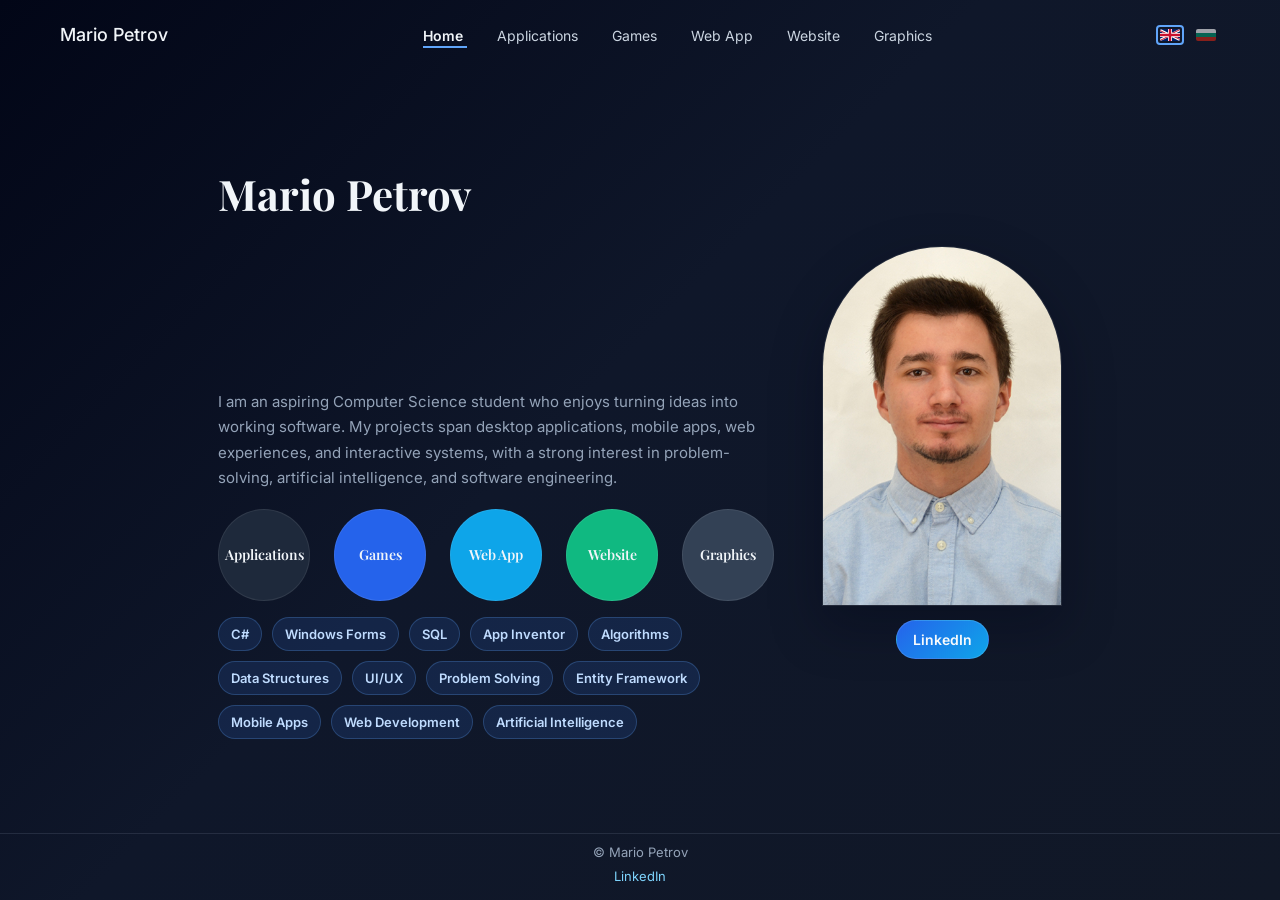
<file: index.html>
<!DOCTYPE html>
<html lang="en">

<head>
    <meta charset="UTF-8">
    <meta name="viewport" content="width=device-width, initial-scale=1.0">
    <title>Mario Petrov | Portfolio</title>

    <style>
        html:not(.lang-bg) [lang="bg"] {
            display: none !important;
        }
        html.lang-bg [lang="en"] {
            display: none !important;
        }
    </style>
    <script>
        (function() {
            try {
                const savedLang = localStorage.getItem("portfolio-lang") || "en";
                if (savedLang === "bg") {
                    document.documentElement.classList.add("lang-bg");
                    document.documentElement.setAttribute("lang", "bg");
                }
            } catch (e) {
                console.warn("Storage access restricted:", e);
            }
        })();
    </script>

    <!-- Fonts -->
    <link
        href="https://fonts.googleapis.com/css2?family=Playfair+Display:wght@500;600&family=Inter:wght@300;400;500&display=swap"
        rel="stylesheet">

    <link rel="stylesheet" href="styles.css?v=2">
</head>

<body class="home-page">

    <div id="site-nav"></div>

    <!-- HERO -->
    <section class="hero">

        <div class="hero-title">
            <h1 lang="en">Mario Petrov</h1>
            <h1 lang="bg">Марио Петров</h1>
        </div>

        <div class="hero-image">
            <img src="assets/images/mario_petrov.png" alt="Mario Petrov">
            <a class="profile-link" href="https://www.linkedin.com/in/mariothexplorer" target="_blank" rel="noopener noreferrer" lang="en">LinkedIn</a>
            <a class="profile-link" href="https://www.linkedin.com/in/mariothexplorer" target="_blank" rel="noopener noreferrer" lang="bg">LinkedIn</a>
        </div>

        <div class="hero-body">
            <p class="description" lang="en">
                I am an aspiring Computer Science student who enjoys turning ideas into working software. My projects span
                desktop applications, mobile apps, web experiences, and interactive systems, with a strong interest in
                problem-solving, artificial intelligence, and software engineering.
            </p>
            <p class="description" lang="bg">
                Аз съм бъдещ студент по компютърни науки, който обича да превръща идеи в работещ софтуер. Моите проекти обхващат настолни приложения, мобилни приложения, уеб интерфейси и интерактивни системи, с особено интерес към решаването на проблеми, изкуствения интелект и софтуерното инженерство.
            </p>

            <div class="circle-buttons">
                <a class="circle lavender" href="applications.html">
                    <span lang="en">Applications</span>
                    <span lang="bg">Приложения</span>
                </a>
                <a class="circle blue" href="games.html">
                    <span lang="en">Games</span>
                    <span lang="bg">Игри</span>
                </a>
                <a class="circle pink" href="webapp.html">
                    <span lang="en">Web App</span>
                    <span lang="bg">Уеб апликация</span>
                </a>
                <a class="circle green" href="websites.html">
                    <span lang="en">Website</span>
                    <span lang="bg">Сайт</span>
                </a>
                <a class="circle slate" href="graphics.html">
                    <span lang="en">Graphics</span>
                    <span lang="bg">Графика</span>
                </a>
            </div>

            <div class="skills-row" lang="en">
                <span>C#</span>
                <span>Windows Forms</span>
                <span>SQL</span>
                <span>App Inventor</span>
                <span>Algorithms</span>
                <span>Data Structures</span>
                <span>UI/UX</span>
                <span>Problem Solving</span>
                <span>Entity Framework</span>
                <span>Mobile Apps</span>
                <span>Web Development</span>
                <span>Artificial Intelligence</span>
            </div>
            <div class="skills-row" lang="bg">
                <span>C#</span>
                <span>Windows Forms</span>
                <span>SQL</span>
                <span>App Inventor</span>
                <span>Алгоритми</span>
                <span>Структури от данни</span>
                <span>UI/UX</span>
                <span>Решаване на проблеми</span>
                <span>Entity Framework</span>
                <span>Мобилни приложения</span>
                <span>Уеб разработка</span>
                <span>Изкуствен интелект</span>
            </div>
        </div>

    </section>

    <footer id="site-footer" class="footer"></footer>

    <script src="script.js?v=2"></script>

</body>

</html>
</file>
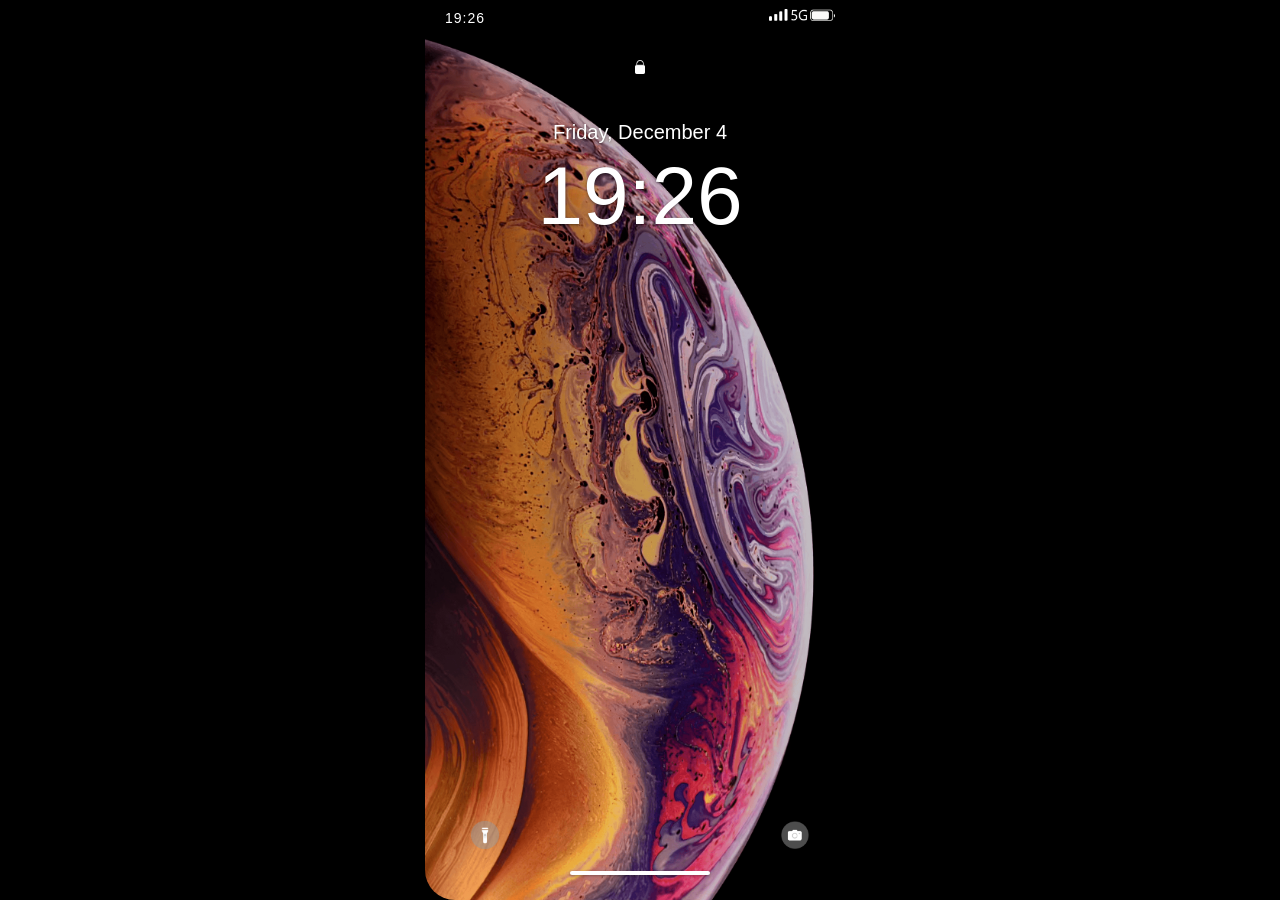
<file: mvr AI/index.html>
<!DOCTYPE html>
<html lang="en">
<head>
    <meta charset="UTF-8">
    <meta name="viewport" content="width=device-width, initial-scale=1.0">
    <title>iPhone Simulator</title>
    <link rel="stylesheet" href="styles.css">
</head>
<body>
    <!-- Pre-Lock Screen -->
    <div class="pre-lock-screen active">
        <div class="status-bar">
            <span class="time">12:34</span>
            <div class="status-icons">
                <img src="icons/Upper Right/menu_white.png" alt="Status Icons" class="status-icon-image">
            </div>
        </div>
        
        <img src="wallpaper.png" alt="Lock Screen Wallpaper" class="wallpaper">
        
        <div class="lock-indicator">
            <img src="icons/Lock screen/locket.png" alt="Lock" class="lock-icon">
            <div class="date">Tuesday, June 25</div>
            <div class="time">12:34</div>
        </div>
        
        <div class="bottom-controls">
            <div class="flashlight-btn">
                <img src="icons/Lock screen/flashlight-off.png" alt="Flashlight" class="control-icon">
            </div>
            <div class="unlock-indicator">
                <div class="unlock-line"></div>
            </div>
            <div class="camera-btn">
                <img src="icons/Lock screen/camera-light.png" alt="Camera" class="control-icon">
            </div>
        </div>
    </div>

    <!-- Passcode Screen -->
    <div class="lock-screen">
        <div class="status-bar">
            <span class="time">12:34</span>
            <div class="status-icons">
                <img src="icons/Upper Right/menu_white.png" alt="Status Icons" class="status-icon-image">
            </div>
        </div>
        
        <div class="passcode-background"></div>
        
        <div class="lock-indicator">
            <img src="icons/Lock screen/locket.png" alt="Lock" class="lock-icon">
            <div class="unlock-text">Enter Passcode</div>
        </div>
        
        <div class="passcode-container">
            <div class="passcode-error hidden">Incorrect Passcode. Try Again.</div>
            <div class="passcode-dots">
                <div class="dot"></div>
                <div class="dot"></div>
                <div class="dot"></div>
                <div class="dot"></div>
                <div class="dot"></div>
                <div class="dot"></div>
            </div>
            
            <div class="keypad">
                <div class="row">
                    <button class="key" data-value="1">1<div></div></button>
                    <button class="key" data-value="2">2<div>ABC</div></button>
                    <button class="key" data-value="3">3<div>DEF</div></button>
                </div>
                <div class="row">
                    <button class="key" data-value="4">4<div>GHI</div></button>
                    <button class="key" data-value="5">5<div>JKL</div></button>
                    <button class="key" data-value="6">6<div>MNO</div></button>
                </div>
                <div class="row">
                    <button class="key" data-value="7">7<div>PQRS</div></button>
                    <button class="key" data-value="8">8<div>TUV</div></button>
                    <button class="key" data-value="9">9<div>WXYZ</div></button>
                </div>
                <div class="row">
                    <button class="key empty"></button>
                    <button class="key" data-value="0">0</button>
                    <button class="key delete">⌫</button>
                </div>
            </div>
            
            <div class="emergency-call">Emergency</div>
        </div>
    </div>

    <!-- iPhone Container -->
    <div class="iphone-container">
        <div class="iphone-frame">
            <div class="screen">
                <img src="wallpaper.png" alt="Home Screen Wallpaper" class="home-screen-wallpaper">
                
                <div class="screen-content">
                    <!-- Home Screen -->
                    <div class="view home-screen active">
                        <div class="status-bar">
                            <span class="time">--:--</span>
                            <div class="status-icons">
                                <img src="icons/Upper Right/menu_white.png" alt="Status Icons" class="status-icon-image">
                            </div>
                        </div>
                        
                        <div class="app-grid">
                            <!-- Apps will be added here by JavaScript -->
                        </div>
                        
                        <div class="dock">
                            <!-- Dock apps will be added here by JavaScript -->
                        </div>
                    </div>

                    <!-- Phone App -->
                    <div class="view phone-app">
                        <div class="status-bar">
                            <span class="time">--:--</span>
                            <div class="status-icons">
                                <img src="icons/Upper Right/menu_white.png" alt="Status Icons" class="status-icon-image">
                            </div>
                        </div>
                        
                        <div class="app-header">
                            <button class="back-button">←</button>
                            <h1 class="phone-title">Recents</h1>
                        </div>
                        
                        <div class="phone-search">
                            <div class="search-container">
                                <img src="phone/magnifying-glass.png" alt="Search" class="search-icon">
                                <span class="search-text">Search</span>
                                <img src="phone/dictation.png" alt="Dictation" class="dictation-icon">
                            </div>
                        </div>
                        
                        <div class="phone-content">
                            <div class="phone-tab recents-tab active">
                                <div class="call-list">
                                    <!-- Call list will be populated by JavaScript -->
                                </div>
                            </div>
                            
                            <div class="phone-tab contacts-tab">
                                <div class="contacts-list">
                                    <div class="contact-item">
                                        <div class="contact-avatar" style="background-color: #FF6B6B;">
                                            <span>AB</span>
                                        </div>
                                        <div class="contact-info">
                                            <div class="contact-name">Alice Brown</div>
                                            <div class="contact-number">mobile</div>
                                        </div>
                                    </div>
                                    <div class="contact-item">
                                        <div class="contact-avatar" style="background-color: #4ECDC4;">
                                            <span>BJ</span>
                                        </div>
                                        <div class="contact-info">
                                            <div class="contact-name">Bob Johnson</div>
                                            <div class="contact-number">mobile</div>
                                        </div>
                                    </div>
                                    <div class="contact-item">
                                        <div class="contact-avatar" style="background-color: #45B7D1;">
                                            <span>CD</span>
                                        </div>
                                        <div class="contact-info">
                                            <div class="contact-name">Carol Davis</div>
                                            <div class="contact-number">home</div>
                                        </div>
                                    </div>
                                    <div class="contact-item">
                                        <div class="contact-avatar" style="background-color: #F7DC6F;">
                                            <span>DW</span>
                                        </div>
                                        <div class="contact-info">
                                            <div class="contact-name">David Wilson</div>
                                            <div class="contact-number">work</div>
                                        </div>
                                    </div>
                                    <div class="contact-item">
                                        <div class="contact-avatar" style="background-color: #BB8FCE;">
                                            <span>EG</span>
                                        </div>
                                        <div class="contact-info">
                                            <div class="contact-name">Emily Garcia</div>
                                            <div class="contact-number">mobile</div>
                                        </div>
                                    </div>
                                </div>
                            </div>
                            
                            <div class="phone-tab keypad-tab">
                                <div class="phone-keypad">
                                    <div class="number-display">
                                        <span class="phone-number"></span>
                                    </div>
                                    <div class="keypad">
                                        <div class="keypad-row">
                                            <button class="key" data-value="1">1<span></span></button>
                                            <button class="key" data-value="2">2<span>ABC</span></button>
                                            <button class="key" data-value="3">3<span>DEF</span></button>
                                        </div>
                                        <div class="keypad-row">
                                            <button class="key" data-value="4">4<span>GHI</span></button>
                                            <button class="key" data-value="5">5<span>JKL</span></button>
                                            <button class="key" data-value="6">6<span>MNO</span></button>
                                        </div>
                                        <div class="keypad-row">
                                            <button class="key" data-value="7">7<span>PQRS</span></button>
                                            <button class="key" data-value="8">8<span>TUV</span></button>
                                            <button class="key" data-value="9">9<span>WXYZ</span></button>
                                        </div>
                                        <div class="keypad-row">
                                            <button class="key" data-value="*">*<span></span></button>
                                            <button class="key" data-value="0">0<span>+</span></button>
                                            <button class="key" data-value="#">#<span></span></button>
                                        </div>
                                    </div>
                                    <button class="call-button">📞</button>
                                </div>
                            </div>
                        </div>
                        
                        <div class="phone-tabs-container">
                            <button class="phone-tab-button active" data-tab="recents">
                                <img src="phone/recents-blue.png" alt="Recents" class="tab-icon">
                                <span>Recents</span>
                            </button>
                            <button class="phone-tab-button" data-tab="contacts">
                                <img src="phone/contacts-gray.png" alt="Contacts" class="tab-icon">
                                <span>Contacts</span>
                            </button>
                            <button class="phone-tab-button" data-tab="keypad">
                                <img src="phone/keypad-gray.png" alt="Keypad" class="tab-icon">
                                <span>Keypad</span>
                            </button>
                        </div>
                    </div>

                    <!-- Messages App -->
                    <div class="view messages-app">
                        <div class="status-bar">
                            <span class="time">--:--</span>
                            <div class="status-icons">
                                <img src="icons/Upper Right/menu_white.png" alt="Status Icons" class="status-icon-image">
                            </div>
                        </div>
                        
                        <div class="app-header">
                            <button class="back-button">←</button>
                            <h1 class="app-title">Messages</h1>
                        </div>
                        
                        <div class="messages-content">
                            <div class="messages-list active">
                                <div class="message-thread">
                                    <div class="thread-avatar" style="background-color: #007AFF;">
                                        <span>J</span>
                                    </div>
                                    <div class="thread-info">
                                        <div class="thread-name">John</div>
                                        <div class="thread-preview">Hey, are we still on for dinner tonight?</div>
                                    </div>
                                    <div class="thread-time">2:34 PM</div>
                                </div>
                                
                                <div class="message-thread">
                                    <div class="thread-avatar" style="background-color: #34C759;">
                                        <span>M</span>
                                    </div>
                                    <div class="thread-info">
                                        <div class="thread-name">Mom</div>
                                        <div class="thread-preview">Don't forget to call grandma today</div>
                                    </div>
                                    <div class="thread-time">1:15 PM</div>
                                </div>
                                
                                <div class="message-thread">
                                    <div class="thread-avatar" style="background-color: #FF3B30;">
                                        <span>S</span>
                                    </div>
                                    <div class="thread-info">
                                        <div class="thread-name">Sarah</div>
                                        <div class="thread-preview">Thanks for the help with the project!</div>
                                    </div>
                                    <div class="thread-time">12:45 PM</div>
                                </div>
                                
                                <div class="message-thread">
                                    <div class="thread-avatar" style="background-color: #FF9500;">
                                        <span>D</span>
                                    </div>
                                    <div class="thread-info">
                                        <div class="thread-name">David</div>
                                        <div class="thread-preview">Let's meet at the coffee shop</div>
                                    </div>
                                    <div class="thread-time">11:30 AM</div>
                                </div>
                            </div>
                            
                            <div class="chat-view">
                                <div class="chat-header">
                                    <button class="chat-back-button">←</button>
                                    <div class="chat-contact-info">
                                        <div class="chat-contact-name">John</div>
                                    </div>
                                </div>
                                
                                <div class="chat-messages">
                                    <div class="message received">
                                        <div class="message-bubble">Hey, are we still on for dinner tonight?</div>
                                        <div class="message-time">2:30 PM</div>
                                    </div>
                                    <div class="message sent">
                                        <div class="message-bubble">Yes! I'll pick you up at 7</div>
                                        <div class="message-time">2:32 PM</div>
                                    </div>
                                    <div class="message received">
                                        <div class="message-bubble">Perfect, see you then!</div>
                                        <div class="message-time">2:34 PM</div>
                                    </div>
                                </div>
                                
                                <div class="message-input">
                                    <input type="text" placeholder="iMessage" class="message-text-input">
                                    <button class="send-button">↑</button>
                                </div>
                            </div>
                        </div>
                    </div>

                    <!-- Messenger App -->
                    <div class="view messenger-app">
                        <div class="status-bar">
                            <span class="time">--:--</span>
                            <div class="status-icons">
                                <img src="icons/Upper Right/menu_white.png" alt="Status Icons" class="status-icon-image">
                            </div>
                        </div>
                        
                        <div class="messenger-header">
                            <button class="back-button">←</button>
                            <h1 class="messenger-title">Messenger</h1>
                        </div>
                        
                        <div class="messenger-search">
                            <div class="search-container">
                                <img src="phone/magnifying-glass.png" alt="Search" class="search-icon">
                                <span class="search-text">Ask Meta AI or search</span>
                            </div>
                        </div>
                        
                        <div class="active-friends">
                            <div class="active-friend">
                                <div class="friend-avatar" style="background-color: #FF6B6B;">
                                    <span>A</span>
                                </div>
                                <div class="online-indicator"></div>
                            </div>
                            <div class="active-friend">
                                <div class="friend-avatar" style="background-color: #4ECDC4;">
                                    <span>B</span>
                                </div>
                                <div class="online-indicator"></div>
                            </div>
                            <div class="active-friend">
                                <div class="friend-avatar" style="background-color: #45B7D1;">
                                    <span>C</span>
                                </div>
                                <div class="online-indicator"></div>
                            </div>
                            <div class="active-friend">
                                <div class="friend-avatar" style="background-color: #F7DC6F;">
                                    <span>D</span>
                                </div>
                                <div class="online-indicator"></div>
                            </div>
                        </div>
                        
                        <div class="messenger-chats">
                            <div class="messenger-chat">
                                <div class="chat-avatar" style="background-color: #007AFF;">
                                    <span>J</span>
                                </div>
                                <div class="chat-info">
                                    <div class="chat-name">Jessica</div>
                                    <div class="chat-preview">You: Hey! How's your day going?</div>
                                </div>
                                <div class="chat-time">3:45 PM</div>
                            </div>
                            
                            <div class="messenger-chat">
                                <div class="chat-avatar" style="background-color: #34C759;">
                                    <span>M</span>
                                </div>
                                <div class="chat-info">
                                    <div class="chat-name">Michael</div>
                                    <div class="chat-preview">Can we meet tomorrow?</div>
                                </div>
                                <div class="chat-time">2:20 PM</div>
                            </div>
                            
                            <div class="messenger-chat">
                                <div class="chat-avatar" style="background-color: #FF3B30;">
                                    <span>L</span>
                                </div>
                                <div class="chat-info">
                                    <div class="chat-name">Lisa</div>
                                    <div class="chat-preview">Thanks for the help!</div>
                                </div>
                                <div class="chat-time">1:15 PM</div>
                            </div>
                        </div>
                    </div>

                    <!-- Instagram App -->
                    <div class="view instagram-app">
                        <div class="status-bar">
                            <span class="time">--:--</span>
                            <div class="status-icons">
                                <img src="icons/Upper Right/menu_white.png" alt="Status Icons" class="status-icon-image">
                            </div>
                        </div>
                        
                        <div class="instagram-content">
                            <div class="instagram-feed active">
                                <div class="instagram-header">
                                    <button class="back-button">←</button>
                                    <h1 class="instagram-title">Instagram</h1>
                                    <div class="instagram-actions">
                                        <span class="heart-icon">♡</span>
                                        <span class="messenger-icon">✉</span>
                                    </div>
                                </div>
                                
                                <div class="stories-container">
                                    <div class="story">
                                        <div class="story-avatar" style="background: linear-gradient(45deg, #f09433, #e6683c, #dc2743, #cc2366, #bc1888);">
                                            <div class="story-image" style="background-color: #FF6B6B;">
                                                <span>A</span>
                                            </div>
                                        </div>
                                        <span class="story-name">Alex</span>
                                    </div>
                                    <div class="story">
                                        <div class="story-avatar" style="background: linear-gradient(45deg, #f09433, #e6683c, #dc2743, #cc2366, #bc1888);">
                                            <div class="story-image" style="background-color: #4ECDC4;">
                                                <span>B</span>
                                            </div>
                                        </div>
                                        <span class="story-name">Bella</span>
                                    </div>
                                    <div class="story">
                                        <div class="story-avatar" style="background: linear-gradient(45deg, #f09433, #e6683c, #dc2743, #cc2366, #bc1888);">
                                            <div class="story-image" style="background-color: #45B7D1;">
                                                <span>C</span>
                                            </div>
                                        </div>
                                        <span class="story-name">Chris</span>
                                    </div>
                                </div>
                                
                                <div class="posts-container">
                                    <div class="post">
                                        <div class="post-header">
                                            <div class="post-avatar" style="background-color: #FF6B6B;">
                                                <span>A</span>
                                            </div>
                                            <div class="post-user">alexsmith</div>
                                        </div>
                                        <div class="post-image" style="background: linear-gradient(135deg, #667eea 0%, #764ba2 100%); height: 200px; display: flex; align-items: center; justify-content: center; color: white; font-size: 18px;">
                                            Beautiful sunset today! 🌅
                                        </div>
                                        <div class="post-actions">
                                            <span class="action-icon">♡</span>
                                            <span class="action-icon">💬</span>
                                            <span class="action-icon">✈</span>
                                        </div>
                                        <div class="post-likes">124 likes</div>
                                        <div class="post-caption">
                                            <strong>alexsmith</strong> Amazing view from my hike today!
                                        </div>
                                    </div>
                                    
                                    <div class="post">
                                        <div class="post-header">
                                            <div class="post-avatar" style="background-color: #4ECDC4;">
                                                <span>B</span>
                                            </div>
                                            <div class="post-user">bella_jones</div>
                                        </div>
                                        <div class="post-image" style="background: linear-gradient(135deg, #f093fb 0%, #f5576c 100%); height: 200px; display: flex; align-items: center; justify-content: center; color: white; font-size: 18px;">
                                            Coffee time ☕
                                        </div>
                                        <div class="post-actions">
                                            <span class="action-icon">♡</span>
                                            <span class="action-icon">💬</span>
                                            <span class="action-icon">✈</span>
                                        </div>
                                        <div class="post-likes">89 likes</div>
                                        <div class="post-caption">
                                            <strong>bella_jones</strong> Perfect start to the morning
                                        </div>
                                    </div>
                                    
                                    <div class="post">
                                        <div class="post-header">
                                            <div class="post-avatar" style="background-color: #45B7D1;">
                                                <span>C</span>
                                            </div>
                                            <div class="post-user">chris_photo</div>
                                        </div>
                                        <div class="post-image" style="background: linear-gradient(135deg, #4facfe 0%, #00f2fe 100%); height: 200px; display: flex; align-items: center; justify-content: center; color: white; font-size: 18px;">
                                            City lights 🌃
                                        </div>
                                        <div class="post-actions">
                                            <span class="action-icon">♡</span>
                                            <span class="action-icon">💬</span>
                                            <span class="action-icon">✈</span>
                                        </div>
                                        <div class="post-likes">256 likes</div>
                                        <div class="post-caption">
                                            <strong>chris_photo</strong> Night photography session
                                        </div>
                                    </div>
                                </div>
                            </div>
                            
                            <div class="instagram-messages">
                                <div class="instagram-messages-header">
                                    <button class="messages-back-button">←</button>
                                    <h1 class="messages-title">Direct</h1>
                                    <span class="new-message-icon">✎</span>
                                </div>
                                
                                <div class="instagram-messages-list">
                                    <div class="instagram-message">
                                        <div class="message-avatar" style="background-color: #FF6B6B;">
                                            <span>A</span>
                                        </div>
                                        <div class="message-info">
                                            <div class="message-name">alexsmith</div>
                                            <div class="message-preview">Liked your photo</div>
                                        </div>
                                        <div class="message-time">2h</div>
                                    </div>
                                    
                                    <div class="instagram-message">
                                        <div class="message-avatar" style="background-color: #4ECDC4;">
                                            <span>B</span>
                                        </div>
                                        <div class="message-info">
                                            <div class="message-name">bella_jones</div>
                                            <div class="message-preview">Hey! Love your stories</div>
                                        </div>
                                        <div class="message-time">4h</div>
                                    </div>
                                    
                                    <div class="instagram-message">
                                        <div class="message-avatar" style="background-color: #45B7D1;">
                                            <span>C</span>
                                        </div>
                                        <div class="message-info">
                                            <div class="message-name">chris_photo</div>
                                            <div class="message-preview">Thanks for the follow!</div>
                                        </div>
                                        <div class="message-time">1d</div>
                                    </div>
                                </div>
                            </div>
                        </div>
                    </div>

                    <!-- Photos App -->
                    <div class="view photos-app">
                        <div class="status-bar">
                            <span class="time">--:--</span>
                            <div class="status-icons">
                                <img src="icons/Upper Right/menu_white.png" alt="Status Icons" class="status-icon-image">
                            </div>
                        </div>
                        
                        <div class="app-header">
                            <button class="back-button">←</button>
                            <h1 class="app-title">Photos</h1>
                        </div>
                        
                        <div class="photos-grid">
                            <div class="photo-square" style="background-color: #FF6B6B;"></div>
                            <div class="photo-square" style="background-color: #4ECDC4;"></div>
                            <div class="photo-square" style="background-color: #45B7D1;"></div>
                            <div class="photo-square" style="background-color: #F7DC6F;"></div>
                            <div class="photo-square" style="background-color: #BB8FCE;"></div>
                            <div class="photo-square" style="background-color: #85C1E9;"></div>
                            <div class="photo-square" style="background-color: #F8C471;"></div>
                            <div class="photo-square" style="background-color: #82E0AA;"></div>
                            <div class="photo-square" style="background-color: #F1948A;"></div>
                            <div class="photo-square" style="background-color: #D7BDE2;"></div>
                            <div class="photo-square" style="background-color: #A9DFBF;"></div>
                            <div class="photo-square" style="background-color: #F9E79F;"></div>
                            <div class="photo-square" style="background-color: #AED6F1;"></div>
                            <div class="photo-square" style="background-color: #FADBD8;"></div>
                            <div class="photo-square" style="background-color: #E8DAEF;"></div>
                            <div class="photo-square" style="background-color: #D5F4E6;"></div>
                            <div class="photo-square" style="background-color: #FCF3CF;"></div>
                            <div class="photo-square" style="background-color: #EBDEF0;"></div>
                        </div>
                    </div>

                    <!-- Google App -->
                    <div class="view google-app">
                        <div class="status-bar">
                            <span class="time">--:--</span>
                            <div class="status-icons">
                                <img src="icons/Upper Right/menu_white.png" alt="Status Icons" class="status-icon-image">
                            </div>
                        </div>
                        
                        <div class="app-header">
                            <button class="back-button">←</button>
                            <h1 class="app-title">Google</h1>
                        </div>
                        
                        <div class="google-content">
                            <div class="google-logo">Google</div>
                            
                            <div class="search-history">
                                <h3>Recent searches</h3>
                                <div class="search-item">
                                    <span class="search-icon">🔍</span>
                                    <span class="search-text">iPhone 16 Pro Max specs</span>
                                </div>
                                <div class="search-item">
                                    <span class="search-icon">🔍</span>
                                    <span class="search-text">best restaurants near me</span>
                                </div>
                                <div class="search-item">
                                    <span class="search-icon">🔍</span>
                                    <span class="search-text">weather forecast</span>
                                </div>
                                <div class="search-item">
                                    <span class="search-icon">🔍</span>
                                    <span class="search-text">React Native tutorial</span>
                                </div>
                                <div class="search-item">
                                    <span class="search-icon">🔍</span>
                                    <span class="search-text">coffee shops downtown</span>
                                </div>
                                <div class="search-item">
                                    <span class="search-icon">🔍</span>
                                    <span class="search-text">flight status</span>
                                </div>
                                <div class="search-item">
                                    <span class="search-icon">🔍</span>
                                    <span class="search-text">online shopping deals</span>
                                </div>
                            </div>
                        </div>
                    </div>

                    <!-- Enhanced Notes App -->
                    <div class="view notes-app">
                        <div class="status-bar">
                            <span class="time">--:--</span>
                            <div class="status-icons">
                                <img src="icons/Upper Right/menu_white.png" alt="Status Icons" class="status-icon-image">
                            </div>
                        </div>
                        
                        <div class="notes-content">
                            <div class="notes-list active">
                                <div class="app-header">
                                    <button class="back-button">←</button>
                                    <h1 class="app-title">Notes</h1>
                                    <button class="new-note">+</button>
                                </div>
                                
                                <div class="notes-tabs">
                                    <button class="notes-tab active" data-period="7days">Previous 7 Days</button>
                                    <button class="notes-tab" data-period="30days">Previous 30 Days</button>
                                    <button class="notes-tab" data-period="older">1 Month Ago</button>
                                </div>
                                
                                <div class="notes-container">
                                    <div class="notes-period active" data-period="7days">
                                        <div class="note-item">
                                            <div class="note-title">Shopping List</div>
                                            <div class="note-preview">Milk, Bread, Eggs, Apples, Chicken...</div>
                                            <div class="note-date">Today 3:45 PM</div>
                                        </div>
                                        <div class="note-item">
                                            <div class="note-title">Meeting Notes</div>
                                            <div class="note-preview">Discussed project timeline and deliverables...</div>
                                            <div class="note-date">Yesterday 2:30 PM</div>
                                        </div>
                                        <div class="note-item">
                                            <div class="note-title">Weekend Plans</div>
                                            <div class="note-preview">Visit the art museum and grab lunch...</div>
                                            <div class="note-date">3 days ago</div>
                                        </div>
                                    </div>
                                    
                                    <div class="notes-period" data-period="30days">
                                        <div class="note-item">
                                            <div class="note-title">Book Recommendations</div>
                                            <div class="note-preview">The Great Gatsby, To Kill a Mockingbird...</div>
                                            <div class="note-date">2 weeks ago</div>
                                        </div>
                                        <div class="note-item">
                                            <div class="note-title">Recipe Ideas</div>
                                            <div class="note-preview">Pasta carbonara, Thai green curry...</div>
                                            <div class="note-date">3 weeks ago</div>
                                        </div>
                                    </div>
                                    
                                    <div class="notes-period" data-period="older">
                                        <div class="note-item">
                                            <div class="note-title">Travel Plans</div>
                                            <div class="note-preview">Europe trip itinerary for summer...</div>
                                            <div class="note-date">2 months ago</div>
                                        </div>
                                        <div class="note-item">
                                            <div class="note-title">Goals for the Year</div>
                                            <div class="note-preview">Learn Spanish, read 24 books...</div>
                                            <div class="note-date">3 months ago</div>
                                        </div>
                                    </div>
                                </div>
                                
                                <div class="notes-count">8 Notes</div>
                            </div>
                            
                            <div class="note-editor">
                                <div class="editor-header">
                                    <button class="editor-back-button">← Notes</button>
                                    <button class="editor-done">Done</button>
                                </div>
                                <textarea placeholder="Start writing..." class="note-textarea"></textarea>
                            </div>
                        </div>
                    </div>

                    <!-- ChatGPT App (keep existing) -->
                    <div class="view chatgpt-app">
                        <div class="status-bar">
                            <span class="time">--:--</span>
                            <div class="status-icons">
                                <img src="icons/Upper Right/menu_white.png" alt="Status Icons" class="status-icon-image">
                            </div>
                        </div>
                        
                        <div class="app-header">
                            <button class="back-button">←</button>
                            <h1 class="app-title">ChatGPT</h1>
                        </div>
                        
                        <div class="chat-search">
                            <div class="search-container">
                                <img src="phone/magnifying-glass.png" alt="Search" class="search-icon">
                                <span class="search-text">Search</span>
                            </div>
                        </div>
                        
                        <div class="chat-list">
                            <div class="chat-item">
                                <div class="chat-info">
                                    <div class="chat-name">Gabi</div>
                                    <div class="chat-preview">Last message preview...</div>
                                </div>
                                <div class="chat-time">2:34 PM</div>
                            </div>
                            <div class="chat-item">
                                <div class="chat-info">
                                    <div class="chat-name">Rali</div>
                                    <div class="chat-preview">Another conversation...</div>
                                </div>
                                <div class="chat-time">1:15 PM</div>
                            </div>
                            <div class="chat-item">
                                <div class="chat-info">
                                    <div class="chat-name">MVR</div>
                                    <div class="chat-preview">Recent discussion...</div>
                                </div>
                                <div class="chat-time">12:45 PM</div>
                            </div>
                        </div>
                    </div>

                    <!-- Chat Content View -->
                    <div class="view chat-content-view">
                        <div class="app-header">
                            <button class="back-button">←</button>
                            <h1 class="app-title">Chat</h1>
                        </div>
                        
                        <div class="chat-content-container">
                            <iframe id="chat-iframe" src=""></iframe>
                        </div>
                    </div>
                </div>
            </div>
        </div>
    </div>

    <script src="script.js"></script>
</body>
</html>
</file>
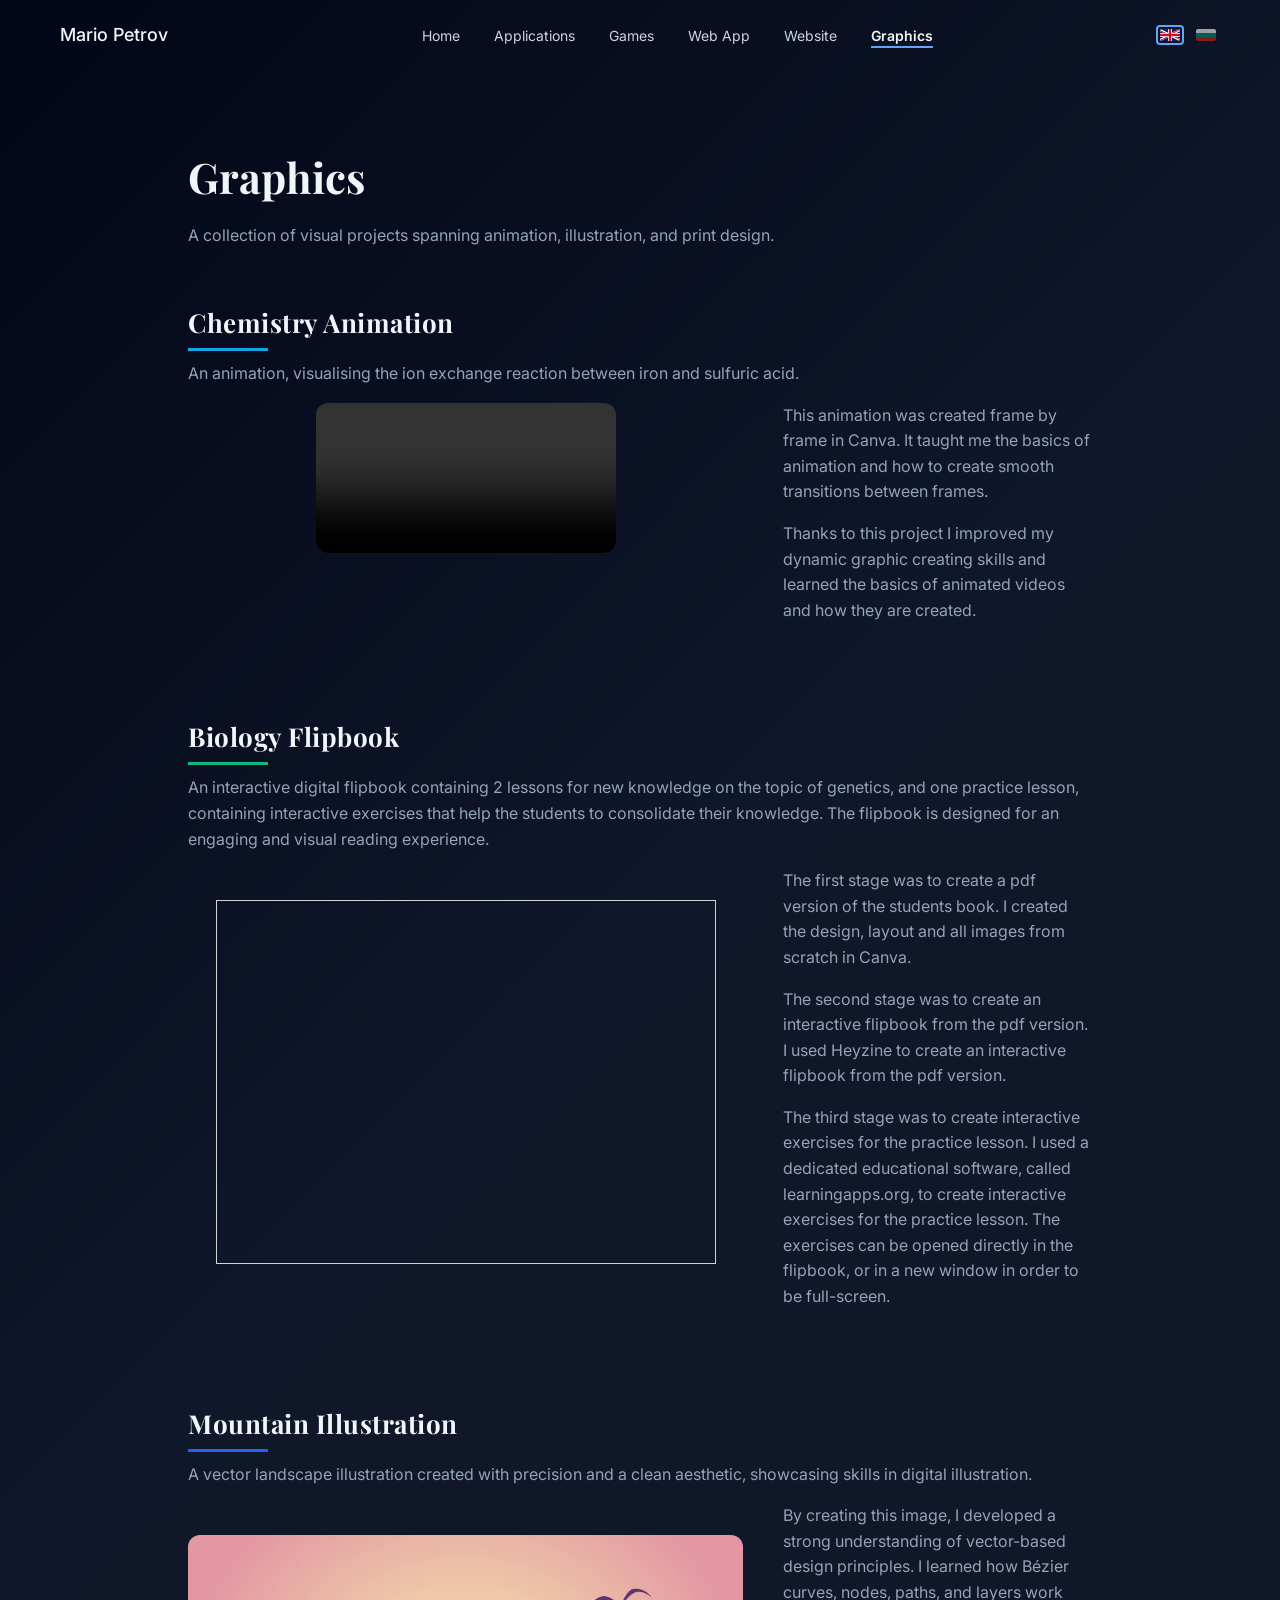
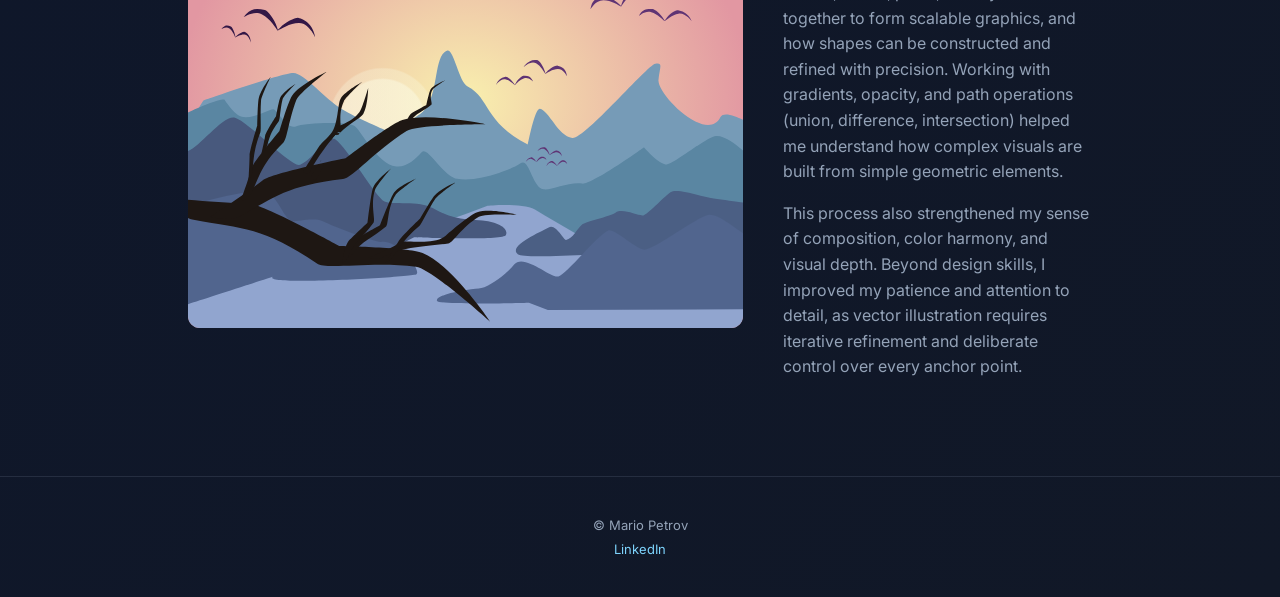
<file: graphics.html>
<!DOCTYPE html>
<html lang="en">

<head>
    <meta charset="UTF-8">
    <meta name="viewport" content="width=device-width, initial-scale=1.0">
    <title>Graphics | Mario Petrov</title>

    <style>
        html:not(.lang-bg) [lang="bg"] {
            display: none !important;
        }
        html.lang-bg [lang="en"] {
            display: none !important;
        }
    </style>
    <script>
        (function() {
            try {
                const savedLang = localStorage.getItem("portfolio-lang") || "en";
                if (savedLang === "bg") {
                    document.documentElement.classList.add("lang-bg");
                    document.documentElement.setAttribute("lang", "bg");
                }
            } catch (e) {
                console.warn("Storage access restricted:", e);
            }
        })();
    </script>

    <link
        href="https://fonts.googleapis.com/css2?family=Playfair+Display:wght@500;600&family=Inter:wght@300;400;500&display=swap"
        rel="stylesheet">
    <link rel="stylesheet" href="styles.css">
</head>

<body>

    <div id="site-nav"></div>

    <section class="page">

        <h1 lang="en">Graphics</h1>
        <h1 lang="bg">Графика</h1>

        <p class="page-intro" lang="en">
            A collection of visual projects spanning animation, illustration, and print design.
        </p>
        <p class="page-intro" lang="bg">
            Колекция от визуални проекти, обхващащи анимация, илюстрация и предпечатна подготовка.
        </p>

        <!-- Chemistry Animation -->
        <div class="project">
            <h2 lang="en">Chemistry Animation</h2>
            <h2 lang="bg">Химическа анимация</h2>
            <p lang="en">
                An animation, visualising the ion exchange reaction between iron and sulfuric acid.
            </p>
            <p lang="bg">
                Анимация, визуализираща реакцията на йонен обмен между желязо и сярна киселина.
            </p>
            <div class="project-content">
                <div class="project-media">
                    <video controls class="project-video"
                        style="max-height: 400px; width: auto; display: block; margin: 0 auto 15px;">
                        <source src="assets/videos/animation1.mp4" type="video/mp4">
                    </video>
                </div>
                <div class="project-text">
                    <p lang="en">
                        This animation was created frame by frame in Canva. It taught me the basics of animation and
                        how to create smooth transitions between frames.
                    </p>
                    <p lang="bg">
                        Тази анимация е създадена кадър по кадър в Canva. Тя ме научи на основите на анимацията и как да създавам плавни преходи между кадрите.
                    </p>
                    <p lang="en">
                        Thanks to this project I improved my dynamic graphic creating skills and learned the basics of
                        animated videos and how they are created.
                    </p>
                    <p lang="bg">
                        Благодарение на този проект подобрих уменията си за създаване на динамична графика и научих основите на анимираните видеа и начина на тяхното създаване.
                    </p>
                </div>
            </div>

        </div>

        <!-- Biology Flipbook -->
        <div class="project">
            <h2 lang="en">Biology Flipbook</h2>
            <h2 lang="bg">Флипбук по биология (Biology Flipbook)</h2>
            <p lang="en">
                An interactive digital flipbook containing 2 lessons for new knowledge on the topic of genetics, and one
                practice lesson, containing interactive exercises that help the students to consolidate their knowledge.
                The flipbook is designed for an engaging and visual
                reading
                experience.
            </p>
            <p lang="bg">
                Интерактивен дигитален флипбук, съдържащ 2 урока за нови знания по темата генетика и един практически урок с интерактивни упражнения, които помагат на учениците да затвърдят знанията си. Книгата е проектирана за ангажиращо и визуално изживяване при четене.
            </p>
            <div class="project-content">
                <div class="project-media">
                    <iframe allowfullscreen="allowfullscreen" allow="clipboard-write" scrolling="no" class="fp-iframe"
                        src="https://heyzine.com/flip-book/c98bc423dc.html"
                        style="border: 1px solid lightgray; width: 100%; max-width: 500px; height: 364px; display: block; margin: 2rem auto;"></iframe>
                </div>
                <div class="project-text">
                    <p lang="en">
                        The first stage was to create a pdf version of the students book. I created the design, layout
                        and all images from scratch in Canva.
                    </p>
                    <p lang="bg">
                        Първият етап беше създаването на PDF версия на учебника. Създадох дизайна, оформлението и всички изображения от нулата в Canva.
                    </p>
                    <p lang="en">
                        The second stage was to create an interactive flipbook from the pdf version. I used Heyzine to
                        create an interactive flipbook from the pdf version.
                    </p>
                    <p lang="bg">
                        Вторият етап беше създаването на интерактивен флипбук от PDF версията. Използвах Heyzine, за да генерирам интерактивния флипбук.
                    </p>
                    <p lang="en">
                        The third stage was to create interactive exercises for the practice lesson. I used a dedicated
                        educational software, called learningapps.org, to create interactive exercises for the practice
                        lesson. The exercises can be opened directly in the flipbook, or in a new window in order to be
                        full-screen.
                    </p>
                    <p lang="bg">
                        Третият етап беше създаването на интерактивни упражнения за практическия урок. Използвах специализиран образователен софтуер learningapps.org. Упражненията могат да се отварят директно във флипбука или в нов прозорец на цял екран.
                    </p>
                </div>
            </div>

        </div>


        <!-- Mountain Vector -->
        <div class="project">
            <h2 lang="en">Mountain Illustration</h2>
            <h2 lang="bg">Планинска илюстрация</h2>
            <p lang="en">
                A vector landscape illustration created with precision and a clean aesthetic, showcasing skills
                in
                digital illustration.
            </p>
            <p lang="bg">
                Векторна пейзажна илюстрация, създадена с прецизност и изчистена естетика, показваща умения в дигиталната илюстрация.
            </p>
            <div class="project-content">
                <div class="project-media">
                    <img src="assets/mountain.svg" alt="Mountain vector illustration" class="project-img"
                        style="max-width: 100%; display: block; margin: 2rem auto;">
                </div>
                <div class="project-text">
                    <p lang="en">
                        By creating this image, I developed a strong understanding of vector-based design principles. I
                        learned how Bézier curves, nodes, paths, and layers work together to form scalable graphics, and
                        how shapes can be constructed and refined with precision. Working with gradients, opacity, and
                        path operations (union, difference, intersection) helped me understand how complex visuals are
                        built from simple geometric elements.
                    </p>
                    <p lang="bg">
                        Създавайки това изображение, развих добро разбиране за принципите на векторния дизайн. Научих как кривите на Безие, възлите, пътищата и слоевете работят заедно за формиране на мащабируема графика и как формите могат да бъдат изградени и детайлизирани с прецизност. Работата с градиенти, непрозрачност и операции с пътища (обединение, разлика, сечение) ми помогна да разбера как се изграждат сложни визуални ефекти от прости геометрични елементи.
                    </p>
                    <p lang="en">
                        This process also strengthened my sense of composition, color harmony, and visual depth. Beyond
                        design skills, I improved my patience and attention to detail, as vector illustration requires
                        iterative refinement and deliberate control over every anchor point.
                    </p>
                    <p lang="bg">
                        Този процес също така засили усещането ми за композиция, цветова хармония и визуална дълбочина. Извън дизайнерските умения, подобрих търпението и вниманието си към детайла, тъй като векторната илюстрация изисква постоянно усъвършенстване и съзнателен контрол върху всяка опорна точка.
                    </p>
                </div>
            </div>

        </div>

    </section>

    <footer id="site-footer" class="footer"></footer>

    <script src="script.js"></script>

</body>

</html>
</file>
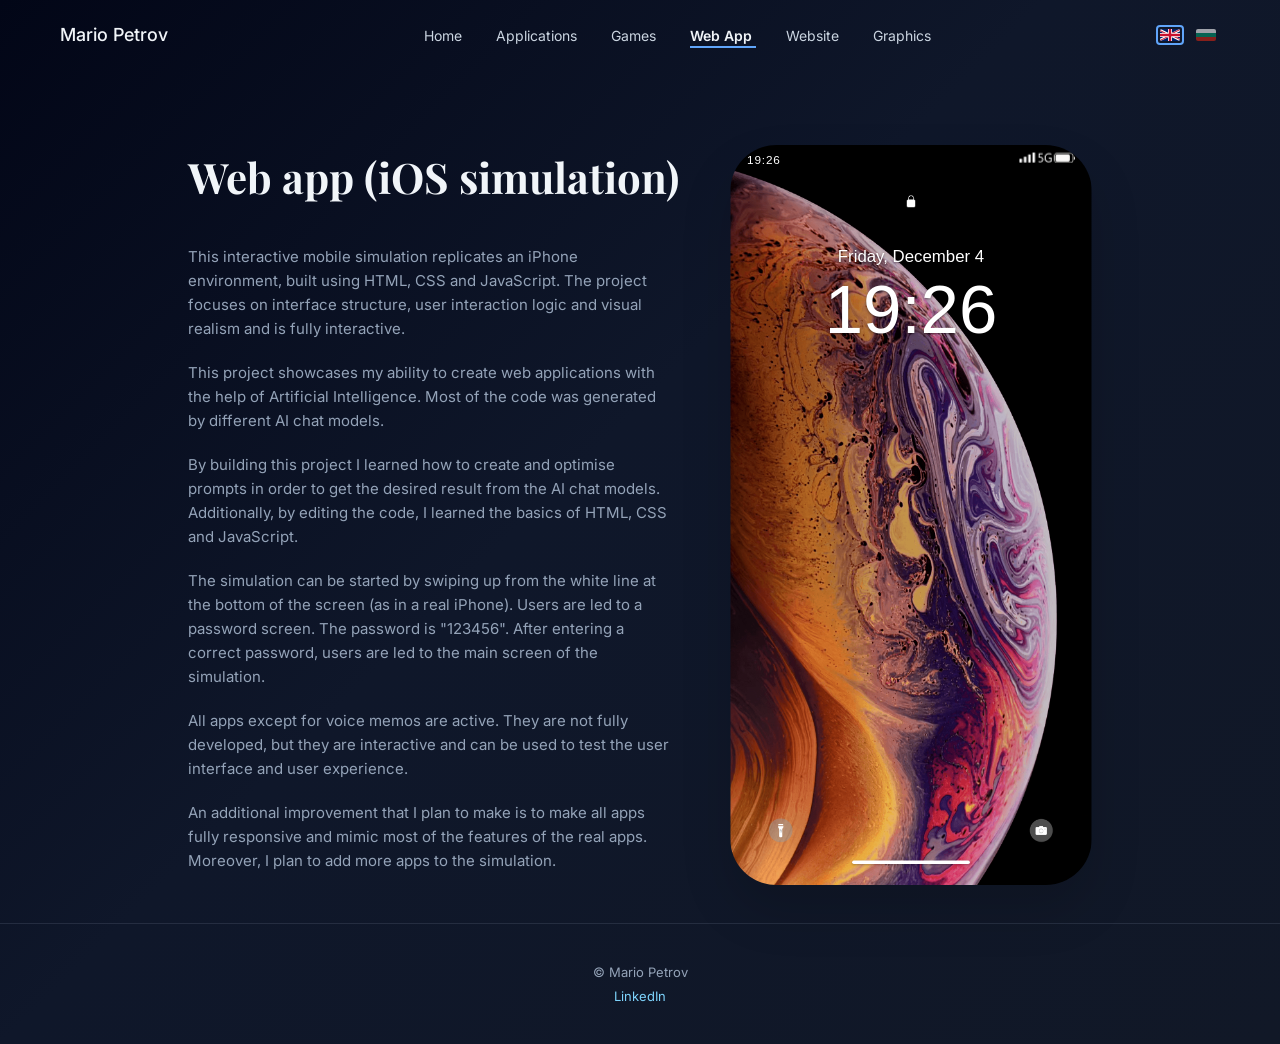
<file: webapp.html>
<!DOCTYPE html>
<html lang="en">

<head>
    <meta charset="UTF-8">
    <meta name="viewport" content="width=device-width, initial-scale=1.0">
    <title>Web App | Mario Petrov</title>

    <style>
        html:not(.lang-bg) [lang="bg"] {
            display: none !important;
        }
        html.lang-bg [lang="en"] {
            display: none !important;
        }
    </style>
    <script>
        (function() {
            try {
                const savedLang = localStorage.getItem("portfolio-lang") || "en";
                if (savedLang === "bg") {
                    document.documentElement.classList.add("lang-bg");
                    document.documentElement.setAttribute("lang", "bg");
                }
            } catch (e) {
                console.warn("Storage access restricted:", e);
            }
        })();
    </script>

    <link
        href="https://fonts.googleapis.com/css2?family=Playfair+Display:wght@500;600&family=Inter:wght@300;400;500&display=swap"
        rel="stylesheet">
    <link rel="stylesheet" href="styles.css">
</head>

<body>

    <div id="site-nav"></div>

    <section class="page webapp-page">

        <h1 lang="en">Web app (iOS simulation)</h1>
        <h1 lang="bg">Уеб приложение (iOS симулация)</h1>

        <div class="webapp-container">

            <!-- Text Column -->
            <div class="webapp-text-column">
                <!-- Intro (visible at top on mobile) -->
                <div class="webapp-intro">
                    <p lang="en">
                        This interactive mobile simulation replicates an iPhone environment, built using HTML, CSS and
                        JavaScript.
                        The project focuses on interface structure, user interaction logic and visual realism and is fully
                        interactive.
                    </p>
                    <p lang="bg">
                        Тази интерактивна мобилна симулация пресъздава среда на iPhone, изградена с HTML, CSS и JavaScript. Проектът се фокусира върху структурата на интерфейса, логиката на потребителските взаимодействия и визуалния реализъм, като е напълно интерактивен.
                    </p>
                </div>

                <!-- Details (visible below simulator on mobile) -->
                <div class="webapp-details">
                    <p lang="en">
                        This project showcases my ability to create web applications with the help of Artificial
                        Intelligence. Most of the code was generated by different AI chat models.
                    </p>
                    <p lang="bg">
                        Този проект демонстрира способността ми да създавам уеб приложения с помощта на изкуствен интелект. По-голямата част от кода беше генерирана от различни ИИ чат модели.
                    </p>
                    <p lang="en">
                        By building this project I learned how to create and optimise prompts in order to get the desired
                        result from the AI chat models. Additionally, by editing the code, I learned the basics of HTML, CSS
                        and JavaScript.
                    </p>
                    <p lang="bg">
                        Чрез изграждането на този проект се научих как да създавам и оптимизирам промптове, за да получа желания резултат от ИИ моделите. Допълнително, чрез редактиране на кода, научих основите на HTML, CSS и JavaScript.
                    </p>
                    <p lang="en">
                        The simulation can be started by swiping up from the white line at the bottom of the screen (as in a
                        real iPhone). Users are led to a password screen. The password is "123456". After entering a correct
                        password, users are led to the main screen of the simulation.
                    </p>
                    <p lang="bg">
                        Симулацията може да се стартира чрез плъзгане нагоре от бялата линия в долната част на екрана (както при истински iPhone). Потребителите се отвеждат до екран за въвеждане на парола. Паролата е "123456". След въвеждане на правилна парола се отваря главният екран на симулацията.
                    </p>
                    <p lang="en">
                        All apps except for voice memos are active. They are not fully developed, but they are interactive and
                        can be used to test the user interface and user experience.
                    </p>
                    <p lang="bg">
                        Всички приложения, с изключение на гласовите бележки (voice memos), са активни. Те не са напълно разработени, но са интерактивни и могат да се използват за тестване на потребителския интерфейс и изживяване.
                    </p>
                    <p lang="en">
                        An additional improvement that I plan to make is to make all apps fully responsive and mimic most of the
                        features of the real apps. Moreover, I plan to add more apps to the simulation.
                    </p>
                    <p lang="bg">
                        Допълнително подобнение, което планирам, е да направя всички приложения напълно адаптивни и да имитират повечето от функциите на реалните приложения. Освен това планирам да добавя още приложения към симулацията.
                    </p>
                </div>
            </div>

            <!-- iPhone -->
            <div class="webapp-phone-wrapper">
                <div class="iphone-frame" id="iphoneFrame">
                    <iframe src="mvr AI/index.html"></iframe>
                </div>
            </div>

        </div>

    </section>

    <footer id="site-footer" class="footer"></footer>

    <script src="script.js"></script>
</body>

</html>
</file>
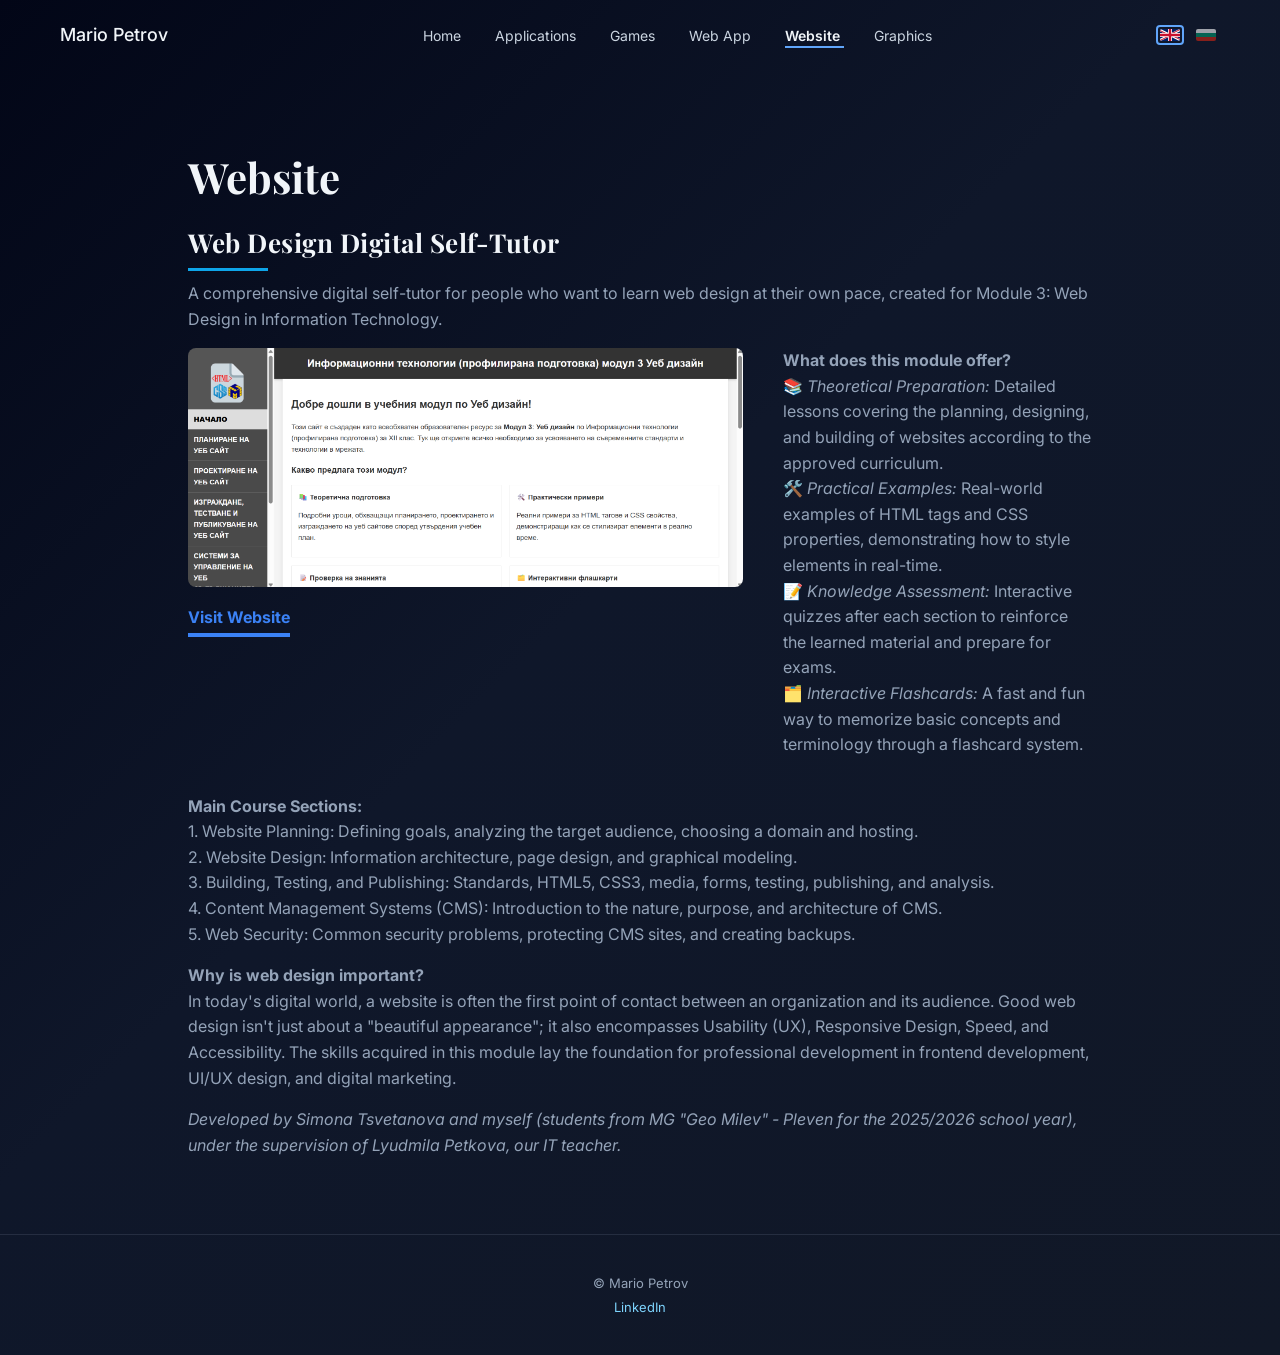
<file: websites.html>
<!DOCTYPE html>
<html lang="en">

<head>
    <meta charset="UTF-8">
    <meta name="viewport" content="width=device-width, initial-scale=1.0">
    <title>Website | Mario Petrov</title>

    <style>
        html:not(.lang-bg) [lang="bg"] {
            display: none !important;
        }
        html.lang-bg [lang="en"] {
            display: none !important;
        }
    </style>
    <script>
        (function() {
            try {
                const savedLang = localStorage.getItem("portfolio-lang") || "en";
                if (savedLang === "bg") {
                    document.documentElement.classList.add("lang-bg");
                    document.documentElement.setAttribute("lang", "bg");
                }
            } catch (e) {
                console.warn("Storage access restricted:", e);
            }
        })();
    </script>

    <link
        href="https://fonts.googleapis.com/css2?family=Playfair+Display:wght@500;600&family=Inter:wght@300;400;500&display=swap"
        rel="stylesheet">
    <link rel="stylesheet" href="styles.css">
    <style>
        .website-img {
            max-width: 100%;
            border-radius: 8px;
            display: block;
            margin-bottom: 20px;
        }
    </style>
</head>

<body>

    <div id="site-nav"></div>

    <section class="page">
        <h1 lang="en">Website</h1>
        <h1 lang="bg">Уебсайт</h1>

        <div class="project">
            <h2 lang="en">Web Design Digital Self-Tutor</h2>
            <h2 lang="bg">Дигитален самоучител по уеб дизайн</h2>
            <p lang="en">
                A comprehensive digital self-tutor for people who want to learn web design at their own pace, created
                for Module 3: Web Design in Information Technology.
            </p>
            <p lang="bg">
                Изчерпателен дигитален самоучител за хора, които искат да изучават уеб дизайн със свое собствено темпо, създаден по Модул 3: Уеб дизайн по Информационни технологии.
            </p>

            <div class="project-content">
                <div class="project-media">
                    <a href="https://mariothexplorer.github.io/it-module3" target="_blank">
                        <img src="assets/images/site.png" alt="Website Screenshot" class="website-img">
                    </a>
                    <a href="https://mariothexplorer.github.io/it-module3" target="_blank" class="download">
                        <span lang="en">Visit Website</span>
                        <span lang="bg">Посети уебсайта</span>
                    </a>
                </div>
                <div class="project-text">
                    <p lang="en">
                        <strong>What does this module offer?</strong><br>
                        📚 <em>Theoretical Preparation:</em> Detailed lessons covering the planning, designing, and
                        building of websites according to the approved curriculum.<br>
                        🛠️ <em>Practical Examples:</em> Real-world examples of HTML tags and CSS properties,
                        demonstrating how to style elements in real-time.<br>
                        📝 <em>Knowledge Assessment:</em> Interactive quizzes after each section to reinforce the
                        learned material and prepare for exams.<br>
                        🗂️ <em>Interactive Flashcards:</em> A fast and fun way to memorize basic concepts and
                        terminology through a flashcard system.
                    </p>
                    <p lang="bg">
                        <strong>Какво предлага този модул?</strong><br>
                        📚 <em>Теоретична подготовка:</em> Подробни уроци, покриващи планирането, дизайна и изграждането на уебсайтове съгласно одобрената учебна програма.<br>
                        🛠️ <em>Практически примери:</em> Реални примери за HTML тагове и CSS свойства, демонстриращи как се стилизират елементи в реално време.<br>
                        📝 <em>Оценка на знанията:</em> Интерактивни тестове след всеки раздел за затвърждаване на научения материал и подготовка за изпити.<br>
                        🗂️ <em>Интерактивни флашкарти:</em> Бърз и забавен начин за запомняне на основни понятия и терминология чрез система от карти.
                    </p>
                </div>
            </div>

            <p lang="en">
                <strong>Main Course Sections:</strong><br>
                1. Website Planning: Defining goals, analyzing the target audience, choosing a domain and hosting.<br>
                2. Website Design: Information architecture, page design, and graphical modeling.<br>
                3. Building, Testing, and Publishing: Standards, HTML5, CSS3, media, forms, testing, publishing, and
                analysis.<br>
                4. Content Management Systems (CMS): Introduction to the nature, purpose, and architecture of CMS.<br>
                5. Web Security: Common security problems, protecting CMS sites, and creating backups.
            </p>
            <p lang="bg">
                <strong>Основни раздели на курса:</strong><br>
                1. Планиране на уебсайт: Дефиниране на цели, анализ на целевата аудитория, избор на домейн и хостинг.<br>
                2. Дизайн на уебсайт: Информационна архитектура, дизайн на страници и графично моделиране.<br>
                3. Изграждане, тестване и публикуване: Стандарти, HTML5, CSS3, медии, форми, тестване, публикуване и анализ.<br>
                4. Системи за управление на съдържанието (CMS): Въведение в същността, предназначението и архитектурата на CMS.<br>
                5. Уеб сигурност: Често срещани проблеми със сигурността, защита на CMS сайтове и създаване на архивни копия.
            </p>

            <p lang="en">
                <strong>Why is web design important?</strong><br>
                In today's digital world, a website is often the first point of contact between an organization and its
                audience. Good web design isn't just about a "beautiful appearance"; it also encompasses Usability (UX),
                Responsive Design, Speed, and Accessibility. The skills acquired in this module lay the foundation for
                professional development in frontend development, UI/UX design, and digital marketing.
            </p>
            <p lang="bg">
                <strong>Защо уеб дизайнът е важен?</strong><br>
                В днешния дигитален свят уебсайтът често е първата точка на контакт между дадена организация и нейната аудитория. Добрият уеб дизайн не е просто „красив външен вид“; той обхваща също така използваемост (UX), адаптивен дизайн, скорост и достъпност. Уменията, придобити в този модул, полагат основите за професионално развитие в сферата на frontend разработката, UI/UX дизайна и дигиталния маркетинг.
            </p>
            <p lang="en">
                <em>Developed by Simona Tsvetanova and myself (students from MG "Geo Milev" - Pleven for the 2025/2026
                    school year), under the supervision of Lyudmila Petkova, our IT teacher.</em>
            </p>
            <p lang="bg">
                <em>Разработено от Симона Цветанова и мен (ученици от МГ „Гео Милев“ - Плевен за учебната 2025/2026 година), под ръководството на Людмила Петкова, наш учител по ИТ.</em>
            </p>

        </div>
    </section>

    <footer id="site-footer" class="footer"></footer>

    <script src="script.js"></script>

</body>

</html>
</file>
<file: styles.css>
* {
    margin: 0;
    padding: 0;
    box-sizing: border-box;
}

body {
    font-family: 'Inter', sans-serif;
    background: linear-gradient(135deg, #020617 0%, #0f172a 45%, #111827 100%);
    color: #f1f5f9;
    overflow-x: hidden;
    min-height: 100vh;
}

body.home-page {
    overflow-y: auto;
    min-height: 100vh;
    display: flex;
    flex-direction: column;
}



/* NAVBAR */

.navbar {
    display: flex;
    justify-content: space-between;
    align-items: center;
    padding: 24px 60px;
}

.logo {
    font-weight: 500;
    font-size: 18px;
    display: flex;
    align-items: center;
    gap: 8px;
    text-decoration: none;
    color: #f1f5f9;
}

.nav-links a {
    margin-left: 30px;
    text-decoration: none;
    color: #cbd5e1;
    position: relative;
    font-size: 14px;
}

.nav-links a.active,
.nav-links a:hover {
    color: #f1f5f9;
}

.nav-links a.active {
    font-weight: 600;
}

.nav-links a.active::after {
    width: 100%;
    background-color: #60a5fa;
}

/* underline hover */
.nav-links a::after {
    content: "";
    position: absolute;
    width: 0%;
    height: 2px;
    bottom: -4px;
    left: 0;
    background-color: #3b82f6;
    transition: 0.3s;
}

.nav-links a:hover::after {
    width: 100%;
}

/* HERO */

.hero {
    display: grid;
    grid-template-columns: minmax(0, 1fr) auto;
    grid-template-areas: "title image" "body image";
    align-items: center;
    padding: 90px 60px 70px;
    column-gap: 110px;
    row-gap: 20px;
    max-width: 1320px;
    margin: 0 auto;
    flex: 1;
}

body.home-page .hero {
    padding: 28px 60px 20px;
    column-gap: 44px;
    row-gap: 18px;
    flex: 1;
}

/* ARCH IMAGE */

.hero-title {
    grid-area: title;
    max-width: 560px;
}

.hero-body {
    grid-area: body;
    max-width: 560px;
}

.hero-image {
    grid-area: image;
    display: flex;
    flex-direction: column;
    align-items: center;
    gap: 14px;
}

.hero-image img {
    width: 360px;
    height: 560px;
    object-fit: cover;
    border-radius: 180px 180px 0 0;
    box-shadow: 0 20px 50px rgba(2, 6, 23, 0.35);
    border: 1px solid rgba(255, 255, 255, 0.08);
}

body.home-page .hero-image img {
    width: 240px;
    height: 360px;
}

.profile-link {
    display: inline-flex;
    align-items: center;
    justify-content: center;
    padding: 10px 16px;
    border-radius: 999px;
    text-decoration: none;
    color: #f8fafc;
    background: linear-gradient(135deg, #2563eb, #0ea5e9);
    font-size: 14px;
    font-weight: 600;
    border: 1px solid rgba(255, 255, 255, 0.12);
}

.profile-link:hover {
    transform: translateY(-1px);
    box-shadow: 0 8px 18px rgba(14, 165, 233, 0.16);
}

/* TEXT */

.hero-text {
    max-width: 560px;
}

body.home-page .hero-text {
    max-width: 620px;
}

.label {
    font-size: 12px;
    letter-spacing: 2px;
    color: #3b82f6;
    margin-bottom: 10px;
}

h1 {
    font-family: 'Playfair Display', serif;
    font-size: 56px;
    margin-bottom: 22px;
}

body.home-page h1 {
    font-size: 42px;
    margin-bottom: 12px;
}

.description {
    font-size: 16px;
    line-height: 1.7;
    color: #94a3b8;
    margin-bottom: 42px;
}

body.home-page .description {
    font-size: 15px;
    margin-bottom: 18px;
}

/* CIRCLES */

.circle-buttons {
    display: flex;
    gap: 24px;
    flex-wrap: wrap;
    margin-bottom: 16px;
}

.circle {
    width: 92px;
    height: 92px;
    border-radius: 50%;
    display: flex;
    align-items: center;
    justify-content: center;
    text-decoration: none;
    font-family: 'Playfair Display', serif;
    font-size: 14px;
    font-weight: 600;
    color: #f1f5f9;
    transition: all 0.3s ease;
    border: 1px solid rgba(255, 255, 255, 0.08);
}

/* COLORS */

.lavender {
    background: #1e293b;
}

.blue {
    background: #2563eb;
}

.pink {
    background: #0ea5e9;
}

.green {
    background: #10b981;
}

.slate {
    background: #334155;
}

/* HOVER ANIMATION */

.circle:hover {
    transform: translateY(-6px);
    box-shadow: 0 8px 20px rgba(0, 0, 0, 0.08);
}

.skills-row {
    display: flex;
    flex-wrap: wrap;
    gap: 10px;
    margin-top: 16px;
}

.skills-row span {
    padding: 8px 12px;
    border-radius: 999px;
    background: rgba(59, 130, 246, 0.14);
    border: 1px solid rgba(96, 165, 250, 0.25);
    color: #bfdbfe;
    font-size: 13px;
    font-weight: 600;
}

/* ABOUT SECTION */

.about-section {
    display: grid;
    grid-template-columns: 1.2fr 0.8fr;
    gap: 24px;
    max-width: 1200px;
    margin: 0 auto 80px;
    padding: 0 60px;
}

body.home-page .about-section {
    gap: 12px;
    margin: 0 auto 10px;
    padding: 0 60px;
}

.about-card {
    background: rgba(15, 23, 42, 0.78);
    border: 1px solid rgba(148, 163, 184, 0.2);
    border-radius: 24px;
    padding: 32px;
    box-shadow: 0 12px 30px rgba(2, 6, 23, 0.2);
    backdrop-filter: blur(10px);
    transition: transform 0.2s ease, border-color 0.2s ease;
}

body.home-page .about-card {
    padding: 16px 20px;
}

.about-card:hover {
    transform: translateY(-3px);
    border-color: rgba(96, 165, 250, 0.35);
}

.about-card h2 {
    font-family: 'Playfair Display', serif;
    font-size: 28px;
    margin-bottom: 14px;
}

.about-card p {
    color: #cbd5e1;
    line-height: 1.7;
    margin-bottom: 14px;
}

.skills-list {
    display: flex;
    flex-wrap: wrap;
    gap: 10px;
    margin: 18px 0 20px;
}

.skills-list span {
    background: rgba(59, 130, 246, 0.16);
    border: 1px solid rgba(96, 165, 250, 0.25);
    color: #bfdbfe;
    border-radius: 999px;
    padding: 8px 12px;
    font-size: 13px;
    font-weight: 600;
}

.about-actions {
    display: flex;
    flex-wrap: wrap;
    gap: 12px;
    margin-top: 18px;
}

.secondary-link {
    display: inline-flex;
    align-items: center;
    justify-content: center;
    padding: 10px 16px;
    border-radius: 999px;
    text-decoration: none;
    color: #f8fafc;
    background: linear-gradient(135deg, #2563eb, #0ea5e9);
    transition: transform 0.2s ease, box-shadow 0.2s ease;
    border: 1px solid rgba(255, 255, 255, 0.12);
}

.secondary-link:hover {
    transform: translateY(-2px);
    box-shadow: 0 8px 20px rgba(14, 165, 233, 0.2);
}

.linkedin-link {
    background: linear-gradient(135deg, #0f766e, #38bdf8);
}

/* PAGE LAYOUT */

.page {
    padding: 80px 60px 40px;
    max-width: 80%;
    margin: auto;
}

.page h1 {
    font-family: 'Playfair Display', serif;
    font-size: 42px;
    margin-bottom: 20px;
}

.page-intro {
    color: #94a3b8;
    margin-bottom: 60px;
}

/* PROJECT */

.project {
    margin-bottom: 80px;
}

.project:last-of-type {
    margin-bottom: 0;
}

.project h2 {
    font-family: 'Playfair Display', serif;
    font-size: 26px;
    margin-bottom: 10px;
    letter-spacing: 0.5px;
}

.project h2::after {
    content: "";
    display: block;
    width: 80px;
    height: 3px;
    margin-top: 8px;
}

.project:nth-of-type(1) h2::after {
    background: #0ea5e9;
    /* blue */
}

.project:nth-of-type(2) h2::after {
    background: #10b981;
    /* green */
}

.project:nth-of-type(3) h2::after {
    background: #2563eb;
    /* blue */
}

.project:nth-of-type(4) h2::after {
    background: #1e293b;
    /* slate */
}

.project:nth-of-type(5) h2::after {
    background: #ec4899;
    /* pink */
}

.project:nth-of-type(6) h2::after {
    background: #8b5cf6;
    /* purple/violet */
}

.project:nth-of-type(7) h2::after {
    background: #f97316;
    /* orange */
}

body {
    opacity: 0;
    transform: translateY(8px);
    transition: opacity 0.35s ease, transform 0.35s ease;
}

body.loaded {
    opacity: 1;
    transform: translateY(0);
}

.project p {
    color: #94a3b8;
    margin-bottom: 20px;
}

.project-img {
    width: 100%;
    border-radius: 12px;
    margin-bottom: 20px;
}

.project-video {
    width: 100%;
    border-radius: 12px;
    margin-bottom: 15px;
}

.project p {
    color: #94a3b8;
    margin-bottom: 16px;
    line-height: 1.6;
}

.project-content {
    display: flex;
    gap: 40px;
    align-items: flex-start;
    margin-bottom: 20px;
}

.project-text {
    flex: 1;
}

.project-media {
    flex: 1.8;
}

@media (max-width: 900px) {
    .hero {
        flex-direction: column;
        text-align: center;
        padding: 60px 24px 40px;
        gap: 40px;
    }

    .hero-text {
        max-width: 680px;
    }

    .about-section {
        grid-template-columns: 1fr;
        padding: 0 24px;
    }
}

@media (max-width: 768px) {
    .project-content {
        flex-direction: column;
        gap: 20px;
    }

    .hero-image img {
        width: 260px;
        height: 420px;
    }

    .about-card {
        padding: 24px;
    }
}

/* DOWNLOAD */

.download {
    font-size: 16px;
    color: #3b82f6;
    text-decoration: underline;
    text-decoration-thickness: 25%;
    text-underline-offset: 10px;
    font-weight: 700;
    transition: 0.3s;
}

.download:hover {
    color: #60a5fa;
    letter-spacing: 0.2px;
}

/* WEB APP PAGE */

.webapp-section {
    padding: 0px 60px 0 60px;
    min-height: 100vh;
    display: flex;
    flex-direction: column;
    align-items: flex-start;
}

.webapp-container {
    display: flex;
    align-items: flex-start;
    justify-content: space-between;
    gap: 60px;
    width: 100%;
    margin-top: 40px;
}

/* Phone wrapper */
.webapp-phone-wrapper {
    display: flex;
    justify-content: center;
    align-items: center;
    flex: none;
    position: relative;
    width: 430px;
    height: 880px;
}

/* iPhone outer frame */
.iphone-frame {
    width: 430px;
    height: 880px;
    border-radius: 55px;
    overflow: hidden;
    box-shadow: 0 30px 60px rgba(0, 0, 0, 0.15);
    position: absolute;
    left: 50%;
    transform-origin: top center;
}

/* Screen */
.iphone-frame iframe {
    width: 100%;
    height: 100%;
    border: none;
    border-radius: 48px;
    display: block;
}

/* Description */
.webapp-text-column {
    max-width: 700px;
    flex: 1;
    display: flex;
    flex-direction: column;
}

.webapp-text-column p {
    color: #94a3b8;
    font-size: 15px;
    margin-bottom: 20px;
    line-height: 1.6;
}

.webapp-bottom-text {
    width: 100%;
    margin-top: 40px;
    padding-bottom: 60px;
    position: relative;
    z-index: 2;
}

.webapp-bottom-text p {
    color: #94a3b8;
    margin-bottom: 20px;
    line-height: 1.6;
}

/* FLAPPY BIRD SPECIFIC LAYOUT */

.flappy-content .project-media {
    flex: 0 0 345px;
    max-width: 100%;
}

.flappy-video {
    width: 100%;
    display: block;
}

.flappy-download {
    display: block;
    margin-top: 10px;
}

/* TRANSLATOR & DOODLE SPECIFIC LAYOUT */

.translator-content .project-media,
.doodle-content .project-media {
    flex: 0 0 240px;
    max-width: 100%;
}

.translator-content .project-video,
.doodle-content .project-video {
    max-width: 240px;
    margin: 0 auto;
}

/* FOOTER */

.footer {
    text-align: center;
    padding: 40px 60px 40px;
    font-size: 13px;
    color: #94a3b8;
    border-top: 1px solid rgba(148, 163, 184, 0.16);
    margin-top: 20px;
    max-width: 1280px;
    margin-left: auto;
    margin-right: auto;
    width: 100%;
}

body.home-page .footer {
    padding: 10px 60px 16px;
    margin-top: 6px;
    margin-bottom: 0;
}

.footer a {
    color: #7dd3fc;
    text-decoration: none;
}

.footer a:hover {
    color: #f8fafc;
}

/* HAMBURGER MENU BUTTON */
.hamburger {
    display: none;
    flex-direction: column;
    justify-content: space-between;
    width: 24px;
    height: 18px;
    background: transparent;
    border: none;
    cursor: pointer;
    z-index: 1001;
    padding: 0;
}

.hamburger span {
    display: block;
    width: 100%;
    height: 2px;
    background-color: #f1f5f9;
    border-radius: 2px;
    transition: all 0.3s cubic-bezier(0.4, 0, 0.2, 1);
}

/* Hamburger active transformation */
.hamburger.active span:nth-child(1) {
    transform: translateY(8px) rotate(45deg);
}

.hamburger.active span:nth-child(2) {
    opacity: 0;
}

.hamburger.active span:nth-child(3) {
    transform: translateY(-8px) rotate(-45deg);
}

/* GLOBAL RESPONSIVE MEDIA RULES */
img, video, iframe {
    max-width: 100%;
}

/* RESPONSIVE MEDIA QUERIES */
@media (max-width: 768px) {
    /* NAVBAR */
    .navbar {
        padding: 16px 24px;
        position: relative;
    }

    .hamburger {
        display: flex;
    }

    .nav-links {
        display: flex;
        flex-direction: column;
        position: absolute;
        top: 100%;
        left: 0;
        right: 0;
        background-color: rgba(15, 23, 42, 0.96);
        backdrop-filter: blur(16px);
        -webkit-backdrop-filter: blur(16px);
        border-bottom: 1px solid #1e293b;
        padding: 24px;
        gap: 16px;
        opacity: 0;
        visibility: hidden;
        transform: translateY(-10px);
        transition: all 0.3s cubic-bezier(0.4, 0, 0.2, 1);
        z-index: 1000;
    }

    .nav-links.active {
        opacity: 1;
        visibility: visible;
        transform: translateY(0);
    }

    .nav-links a {
        margin-left: 0;
        font-size: 16px;
        padding: 10px 0;
        width: 100%;
        text-align: center;
        border-bottom: 1px solid rgba(30, 41, 59, 0.5);
    }

    .nav-links a:last-child {
        border-bottom: none;
    }

    .nav-links a::after {
        display: none;
    }

    .nav-links a.active {
        color: #60a5fa;
        font-weight: 600;
    }

    /* GENERAL PAGE STRUCTURE */
    .page {
        padding: 40px 20px 20px;
        max-width: 100%;
    }

    .page h1 {
        font-size: 32px;
        text-align: center;
    }

    .page-intro {
        text-align: center;
        margin-bottom: 40px;
        font-size: 14px;
    }

    .project {
        margin-bottom: 50px;
    }

    .project h2 {
        font-size: 22px;
        text-align: center;
    }

    .project h2::after {
        margin: 8px auto 0 auto;
    }

    .project p {
        font-size: 14px;
        text-align: left;
    }

    .project > p:first-of-type {
        text-align: center;
    }

    .project-content {
        flex-direction: column;
        gap: 20px;
        align-items: center;
    }

    .project-media {
        width: 100%;
        text-align: center;
    }

    .project-text {
        width: 100%;
    }

    .project-text p {
        text-align: left; /* Keep descriptions readable but details can be normal */
    }

    .translator-content .project-media,
    .doodle-content .project-media {
        display: flex;
        flex-direction: column;
        align-items: center;
        width: 100%;
    }

    .translator-content .project-video,
    .doodle-content .project-video {
        display: block;
        max-width: 78%;
        margin: 0 auto 12px;
    }

    .translator-content .download,
    .doodle-content .download {
        display: block;
        margin: 0 auto;
        width: fit-content;
    }

    /* HERO SECTION (index.html) */
    .hero {
        display: flex;
        flex-direction: column;
        padding: 40px 24px;
        gap: 20px;
        text-align: center;
    }

    body.home-page .hero {
        display: flex;
        flex-direction: column;
        padding: 40px 24px;
        gap: 20px;
        text-align: center;
        max-width: 100%;
    }

    .hero-title {
        order: 1;
        max-width: 100%;
        display: flex;
        justify-content: center;
    }

    body.home-page .hero-title {
        order: 1;
        max-width: 100%;
        display: flex;
        justify-content: center;
    }

    .hero-image {
        display: flex;
        flex-direction: column;
        justify-content: center;
        width: 100%;
        align-items: center;
        order: 2;
    }

    body.home-page .hero-image {
        display: flex;
        flex-direction: column;
        justify-content: center;
        width: 100%;
        align-items: center;
        order: 2;
    }

    .hero-image img {
        width: 180px;
        height: 270px;
        border-radius: 90px 90px 0 0;
    }

    body.home-page .hero-image img {
        width: 180px;
        height: 270px;
        border-radius: 90px 90px 0 0;
    }

    .hero-body {
        order: 3;
        max-width: 100%;
        display: flex;
        flex-direction: column;
        align-items: center;
    }

    body.home-page .hero-body {
        order: 3;
        width: 100%;
        max-width: 100%;
        display: flex;
        flex-direction: column;
        align-items: center;
    }

    h1 {
        font-size: 36px;
        margin-bottom: 16px;
    }

    body.home-page h1 {
        font-size: 32px;
        margin-bottom: 16px;
    }

    .description {
        font-size: 14px;
        margin-bottom: 24px;
    }

    body.home-page .description {
        font-size: 14px;
        margin-bottom: 24px;
        max-width: 600px;
    }

    .profile-link {
        font-size: 12px;
        padding: 7px 12px;
    }

    .circle-buttons {
        justify-content: center;
        gap: 8px;
        flex-wrap: nowrap;
        margin-bottom: 12px;
    }

    .circle {
        width: 64px;
        height: 64px;
        font-size: 10px;
    }

    .skills-row {
        justify-content: center;
        margin-top: 12px;
    }

    .skills-row span {
        font-size: 11px;
        padding: 6px 9px;
    }

    /* WEB APP PAGE (webapp.html) */
    .webapp-section {
        padding: 16px 20px 0 20px;
    }

    .webapp-container {
        display: flex;
        flex-direction: column;
        align-items: center;
        gap: 20px;
        margin-top: 0;
    }

    .webapp-text-column {
        display: contents;
    }

    .webapp-intro {
        order: 1;
        text-align: center;
        width: 100%;
        max-width: 480px;
    }

    .webapp-intro p {
        color: #94a3b8;
        line-height: 1.6;
        font-size: 14px;
        margin-bottom: 10px;
    }

    .webapp-phone-wrapper {
        order: 2;
        display: flex;
        justify-content: center;
        align-items: center;
        overflow: hidden; /* Crucial: crops unscaled width of iphone-frame to prevent zoom-out/pinch issues */
        margin: 15px auto;
        border-radius: 55px; /* Clean match for container boundary */
        max-width: 100%;
    }

    .webapp-details {
        order: 3;
        text-align: center;
        width: 100%;
        max-width: 480px;
        margin-top: 10px;
    }

    .webapp-details p {
        color: #94a3b8;
        line-height: 1.6;
        font-size: 14px;
        margin-bottom: 15px;
    }

    .iphone-frame {
        transform-origin: top center;
    }

    .webapp-bottom-text {
        margin-top: 30px;
        padding-bottom: 40px;
        text-align: center;
    }

    .footer {
        padding: 40px 24px 30px;
        margin-top: 20px;
    }

    body.home-page .footer {
        padding: 10px 24px 16px;
        margin-top: 10px;
    }
}

@media (max-width: 480px) {
    /* Extra adjustments for very small screens */
    .fp-iframe {
        height: 240px !important;
        margin: 1rem auto !important;
    }

    .circle-buttons {
        gap: 8px;
    }

    .circle {
        width: 68px;
        height: 68px;
        font-size: 11px;
    }

    /* Mobile (very small) tweaks to make the homepage feel balanced and avoid content being hidden */
    body.home-page {
        padding-bottom: 96px; /* safe area for browser UI and footer */
    }

    .hero {
        padding-top: 12px;
        padding-bottom: 8px;
    }

    .hero-title h1 {
        font-size: 26px;
        line-height: 1.05;
        margin-bottom: 8px;
    }

    .hero-image img {
        width: 160px !important;
        height: 240px !important;
        border-radius: 80px 80px 0 0;
    }

    .profile-link {
        margin-top: 8px;
        margin-bottom: 6px;
        font-size: 13px;
        padding: 8px 12px;
    }

    .description {
        padding: 0 18px;
        font-size: 14px;
        line-height: 1.6;
        margin-top: 6px;
    }

    .circle-buttons {
        justify-content: center;
        gap: 10px;
        margin-top: 14px;
        margin-bottom: 14px;
    }

    .circle {
        width: 62px;
        height: 62px;
        font-size: 11px;
    }

    .skills-row {
        justify-content: center;
        padding: 0 12px 18px;
        gap: 8px;
    }

    /* Force mobile ordering and sizes for the home page to ensure consistent layout */
    body.home-page .hero {
        display: flex !important;
        flex-direction: column !important;
        align-items: center !important;
        text-align: center !important;
        padding: 10px 16px 20px !important; /* Overrides 60px left/right padding */
        width: 100% !important;
        max-width: 100% !important;
        box-sizing: border-box !important;
    }

    body.home-page .hero-title {
        order: 1 !important;
        width: 100% !important;
        max-width: 100% !important;
        display: flex !important;
        justify-content: center !important;
    }

    body.home-page h1 {
        font-size: 26px !important;
        line-height: 1.15 !important;
        margin-bottom: 8px !important;
    }

    body.home-page .hero-image {
        order: 2 !important;
        width: 100% !important;
        display: flex !important;
        flex-direction: column !important;
        align-items: center !important;
    }

    /* stronger overrides to prevent other rules from taking precedence */
    body.home-page .hero-image img {
        width: 150px !important;
        height: 220px !important;
        max-width: 80% !important;
        border-radius: 80px 80px 0 0 !important;
    }

    body.home-page .profile-link {
        order: 3 !important;
        margin-top: 8px !important;
        display: inline-block !important;
    }

    body.home-page .hero-body {
        order: 4 !important;
        padding: 6px 14px !important;
        width: 100% !important;
        max-width: 100% !important;
        box-sizing: border-box !important;
        display: flex !important;
        flex-direction: column !important;
        align-items: center !important;
    }

    body.home-page .description {
        padding: 0 18px !important;
        font-size: 14px !important;
        line-height: 1.6 !important;
        margin-top: 6px !important;
        margin-bottom: 16px !important;
    }

    body.home-page .circle-buttons {
        order: 5 !important;
        flex-wrap: nowrap !important;
        justify-content: center !important;
        gap: 8px !important;
        padding: 8px 12px !important;
        overflow-x: auto !important;
        -webkit-overflow-scrolling: touch !important;
        width: 100% !important;
    }

    body.home-page .circle {
        width: 58px !important;
        height: 58px !important;
        min-width: 58px !important;
        flex: 0 0 auto !important;
    }

    body.home-page .skills-row {
        order: 6 !important;
        padding-bottom: 20px !important;
        display: flex !important;
        flex-wrap: wrap !important;
        justify-content: center !important;
    }

    /* Make sure footer space doesn't cover content on mobile */
    body.home-page {
        padding-bottom: 110px !important;
    }

    body.home-page .footer {
        padding: 10px 16px 16px !important;
        margin-top: 10px !important;
    }

    /* Hide duplicate language anchor that may show alongside the active one */
    html:not(.lang-bg) .hero-image [lang="bg"],
    html.lang-bg .hero-image [lang="en"] {
        display: none !important;
    }
}

/* Reduce bottom padding and footer margin specifically for webapp page on desktop */
@media (min-width: 769px) {
    .webapp-page {
        padding-bottom: 20px;
    }
    .webapp-page + .footer {
        margin-top: 10px;
    }
}

/* MULTILINGUAL SUPPORT */
html:not(.lang-bg) [lang="bg"] {
    display: none !important;
}

html.lang-bg [lang="en"] {
    display: none !important;
}

/* NAV RIGHT & LANGUAGE SWITCHER */
.nav-right {
    display: flex;
    align-items: center;
    gap: 16px;
}

.lang-switcher {
    display: inline-flex;
    align-items: center;
    gap: 8px;
}

.lang-btn {
    background: transparent;
    border: 2px solid transparent;
    padding: 2px;
    cursor: pointer;
    border-radius: 4px;
    width: 28px;
    height: 20px;
    display: flex;
    align-items: center;
    justify-content: center;
    opacity: 0.6;
    transition: opacity 0.2s, border-color 0.2s;
}

.lang-btn img {
    width: 100%;
    height: 100%;
    object-fit: cover;
    border-radius: 2px;
}

.lang-btn:hover {
    opacity: 1;
}

.lang-btn.active {
    opacity: 1;
    border-color: #60a5fa;
}
</file>
<file: mvr AI/styles.css>
:root {
    --phone-aspect-ratio: 0.461;
    /* iPhone 16 Pro Max: 1290/2796 */
    --border-radius: min(50px, 5vh);
    --screen-padding: min(20px, 2vh);
    --icon-size: calc(var(--border-radius) * 0.48);
    --lock-icon-size: calc(var(--border-radius) * 0.48);
    --control-icon-size: calc(var(--border-radius) * 0.48);
    --iphone-width: min(430px, 95vw);
    /* iPhone 16 Pro Max width */
    --iphone-height: calc(var(--iphone-width) / var(--phone-aspect-ratio));
}

/* CSS Reset */
* {
    margin: 0;
    padding: 0;
    box-sizing: border-box;
    -webkit-user-select: none;
    -moz-user-select: none;
    -ms-user-select: none;
    user-select: none;
}

.phone-tab {
    display: none !important;
}

.phone-app.active .phone-tab {
    display: block !important;
}

.phone-app.active .phone-tab.active {
    display: block !important;
}

/* Ensure phone app itself is hidden when not active */
.phone-app {
    display: none !important;
}

.phone-app.active {
    display: flex !important;
}

/* Make sure only active views are shown */
.view {
    display: none !important;
}

.view.active {
    display: flex !important;
}

/* Ensure home screen elements don't show phone content */
.home-screen .phone-tab,
.home-screen .phone-content,
.home-screen .phone-tabs-container {
    display: none !important;
}

/* Additional safety rule */
.screen-content>.phone-tab {
    display: none !important;
}

/* Base body styling */
body {
    background-color: #000;
    display: flex;
    justify-content: center;
    align-items: center;
    height: 100vh;
    margin: 0;
    font-family: 'Inter', -apple-system, BlinkMacSystemFont, sans-serif;
}

/* iPhone container styling */
.iphone-container {
    perspective: 1000px;
    display: none;
    width: 100%;
    height: 100vh;
    justify-content: center;
    align-items: center;
}

/* iPhone frame styling */
.iphone-frame {
    width: 430px;
    height: 880px;
    background: black;
    border-radius: 55px;
    padding: 8px;
    /* thin consistent border */
    box-sizing: border-box;
    position: relative;
    overflow: hidden;
}

/* Screen styling */
.screen {
    width: 100%;
    height: 100%;
    border-radius: calc(var(--border-radius) * 0.6);
    overflow: hidden;
    display: flex;
    flex-direction: column;
    position: relative;
}

.home-screen-wallpaper {
    position: absolute;
    width: 100%;
    height: 100%;
    object-fit: cover;
    z-index: 0;
}

.screen-content {
    position: relative;
    z-index: 1;
    height: 100%;
    display: flex;
    flex-direction: column;
}

/* Status bar styling */
.status-bar {
    display: flex;
    justify-content: space-between;
    align-items: center;
    padding: 5px 20px;
    font-size: 14px;
    font-weight: bold;
    background-color: transparent !important;
    color: white;
    height: 30px;
}

/* Move status bar down on home screen */
.home-screen .status-bar {
    padding-top: 15px;
    padding-bottom: 5px;
    background-color: transparent !important;
}

.status-bar .time {
    font-size: 14px;
    font-weight: 500;
    letter-spacing: 1px;
}

.status-icon-image {
    height: 12px;
    width: auto;
    object-fit: contain;
}

.status-bar .status-icons {
    display: flex;
    align-items: center;
    gap: 8px;
}

/* Home screen styling */
.home-screen {
    flex: 1;
    display: flex;
    flex-direction: column;
    padding: 20px 28px 20px 5px;
}

/* App grid layout */
.app-grid {
    display: grid;
    grid-template-columns: repeat(4, 1fr);
    gap: 10px;
    flex: 1;
    margin-top: 10px;
}

/* App icon styling */
.app-icon {
    display: flex;
    flex-direction: column;
    align-items: center;
    cursor: pointer;
    transition: transform 0.2s;
    padding: 10px;
    width: 100%;
}

.app-icon:active {
    transform: scale(0.95);
}

.app-icon img {
    width: calc(var(--border-radius) * 1.2);
    height: calc(var(--border-radius) * 1.2);
    border-radius: calc(var(--border-radius) * 0.3);
    margin-bottom: calc(var(--border-radius) * 0.1);
    object-fit: cover;
    pointer-events: none;
}

.app-icon span {
    font-size: 12px;
    color: white;
    text-shadow: 0 1px 3px rgba(0, 0, 0, 0.8);
    pointer-events: none;
}

/* Dock styling */
.dock {
    display: flex;
    justify-content: space-around;
    padding: 15px;
    background-color: rgba(240, 240, 240, 0.3);
    border-radius: 30px;
    margin-bottom: 15px;
    margin-left: 11px;
    margin-right: -11px;
    backdrop-filter: blur(10px);
    gap: 10px;
}

.dock .app-icon {
    padding: 5px;
}

.dock .app-icon img {
    width: calc(var(--border-radius) * 1.3);
    height: calc(var(--border-radius) * 1.3);
}

/* View management */
.view {
    display: none;
    flex-direction: column;
    height: 100%;
    width: 100%;
}

.view.active {
    display: flex;
}

/* App header styling */
.app-header {
    display: flex;
    justify-content: space-between;
    align-items: center;
    padding: 15px;
    background-color: rgba(240, 240, 240, 0.8);
    border-bottom: 1px solid #e0e0e0;
}

/* Back button styling */
.back-button {
    background: none;
    border: none;
    font-size: 20px;
    cursor: pointer;
    padding: 5px 10px;
}

/* Phone App Styles */
.phone-app .app-header {
    background-color: white;
    border-bottom: 1px solid #e0e0e0;
    display: flex;
    align-items: center;
}

.phone-app .status-bar {
    background-color: transparent !important;
}

.phone-app .status-bar .time {
    color: black !important;
}

.phone-app .status-icon-image {
    content: url('icons/Upper\ Right/menu_dark.png');
    height: 12px;
}

.phone-app .status-icons img {
    filter: brightness(0);
}

.phone-app {
    background-color: white;
    height: 100%;
    display: flex;
    flex-direction: column;
}

.phone-app .phone-title {
    font-size: 20px;
    font-weight: bold;
    margin: 0;
    margin-left: 10px;
}

.phone-app .phone-search {
    padding: 10px 15px;
    background-color: white;
}

.phone-app .search-container {
    display: flex;
    align-items: center;
    background-color: #F6F6EE;
    border-radius: 10px;
    padding: 8px 15px;
}

.phone-app .search-icon {
    width: 16px;
    height: 16px;
    margin-right: 8px;
    opacity: 0.6;
}

.phone-app .search-text {
    flex: 1;
    color: #969696;
    font-size: 16px;
}

.phone-app .dictation-icon {
    width: 16px;
    height: 16px;
    opacity: 0.6;
}

.phone-app .phone-tabs-container {
    position: absolute;
    bottom: 0;
    left: 0;
    right: 0;
    display: flex;
    justify-content: space-around;
    background-color: #F6F6EE;
    padding: 15px 0;
    border-top: 1px solid #e0e0e0;
}

.phone-app .phone-tab-button {
    display: flex;
    flex-direction: column;
    align-items: center;
    cursor: pointer;
    padding: 5px 0;
}

.phone-app .phone-tab-button .tab-icon {
    width: 30px;
    height: 30px;
    object-fit: contain;
}

.phone-app .phone-tab-button span {
    display: none;
}

.phone-app .phone-content {
    flex: 1;
    overflow-y: auto;
    background-color: white;
    padding-bottom: 70px;
}

.phone-app .phone-tab-button.active span {
    color: #007AFF;
}

.phone-app .call-list {
    padding: 10px 0;
}

.phone-app .call-item {
    display: flex;
    align-items: center;
    padding: 12px 15px;
    border-bottom: 1px solid #f0f0f0;
}

.phone-app .call-avatar {
    width: 32px;
    height: 32px;
    border-radius: 50%;
    display: flex;
    align-items: center;
    justify-content: center;
    color: white;
    font-weight: bold;
    font-size: 14px;
    margin-right: 12px;
    flex-shrink: 0;
}

.phone-app .call-info {
    flex: 1;
}

.phone-app .call-name {
    font-weight: bold;
    font-size: 16px;
    margin-bottom: 2px;
}

.phone-app .call-name.missed {
    color: #ff3b30;
}

.phone-app .call-type {
    font-size: 14px;
    color: #969696;
}

.phone-app .call-time {
    font-size: 14px;
    color: #969696;
    margin-right: 8px;
}

.phone-app .call-details {
    display: flex;
    align-items: center;
}

.phone-app .info-button {
    width: 20px;
    height: 20px;
    border-radius: 50%;
    background-color: #007AFF;
    display: flex;
    align-items: center;
    justify-content: center;
    color: white;
    font-weight: bold;
    font-size: 12px;
    font-family: 'Courier New', monospace;
}

/* Contacts styling */
.contacts-list {
    padding: 10px 0;
}

.contact-item {
    display: flex;
    align-items: center;
    padding: 12px 15px;
    border-bottom: 1px solid #f0f0f0;
}

.contact-avatar {
    width: 32px;
    height: 32px;
    border-radius: 50%;
    display: flex;
    align-items: center;
    justify-content: center;
    color: white;
    font-weight: bold;
    font-size: 14px;
    margin-right: 12px;
    flex-shrink: 0;
}

.contact-info {
    flex: 1;
}

.contact-name {
    font-weight: bold;
    font-size: 16px;
    margin-bottom: 2px;
}

.contact-number {
    font-size: 14px;
    color: #969696;
}

/* Phone keypad styling */
.phone-keypad {
    display: flex;
    flex-direction: column;
    align-items: center;
    padding: 20px;
    height: 100%;
}

.number-display {
    width: 100%;
    text-align: center;
    padding: 20px 0;
    font-size: 24px;
    min-height: 60px;
    display: flex;
    align-items: center;
    justify-content: center;
}

.keypad-row {
    display: flex;
    margin-bottom: 15px;
}

.key {
    width: 70px;
    height: 70px;
    border-radius: 50%;
    background: #f0f0f0;
    border: none;
    margin: 0 10px;
    font-size: 24px;
    display: flex;
    flex-direction: column;
    justify-content: center;
    align-items: center;
    cursor: pointer;
}

.key span {
    font-size: 10px;
    color: #666;
}

/* Call button styling */
.call-button {
    width: 70px;
    height: 70px;
    border-radius: 50%;
    background: #30D158;
    border: none;
    margin-top: 15px;
    color: white;
    font-size: 16px;
}

/* Messages App Styles */
.messages-app {
    background-color: white;
    height: 100%;
    display: flex;
    flex-direction: column;
}

.messages-app .status-bar .time {
    color: black !important;
}

.messages-app .status-icons img {
    filter: brightness(0);
}

.messages-content {
    flex: 1;
    position: relative;
}

.messages-list {
    display: none;
    flex-direction: column;
    height: 100%;
    overflow-y: auto;
}

.messages-list.active {
    display: flex;
}

.message-thread {
    display: flex;
    align-items: center;
    padding: 15px;
    border-bottom: 1px solid #f0f0f0;
    cursor: pointer;
}

.message-thread:hover {
    background-color: #f8f8f8;
}

.thread-avatar {
    width: 40px;
    height: 40px;
    border-radius: 50%;
    display: flex;
    align-items: center;
    justify-content: center;
    color: white;
    font-weight: bold;
    font-size: 16px;
    margin-right: 12px;
    flex-shrink: 0;
}

.thread-info {
    flex: 1;
}

.thread-name {
    font-weight: bold;
    font-size: 16px;
    margin-bottom: 4px;
}

.thread-preview {
    font-size: 14px;
    color: #8e8e93;
    overflow: hidden;
    text-overflow: ellipsis;
    white-space: nowrap;
}

.thread-time {
    font-size: 14px;
    color: #8e8e93;
    margin-left: 8px;
    flex-shrink: 0;
}

/* Chat View */
.chat-view {
    display: none;
    flex-direction: column;
    height: 100%;
    background-color: white;
}

.chat-view.active {
    display: flex;
}

.chat-header {
    display: flex;
    align-items: center;
    padding: 15px;
    background-color: rgba(240, 240, 240, 0.8);
    border-bottom: 1px solid #e0e0e0;
}

.chat-back-button {
    background: none;
    border: none;
    font-size: 20px;
    cursor: pointer;
    padding: 5px 10px;
    margin-right: 10px;
}

.chat-contact-info {
    flex: 1;
}

.chat-contact-name {
    font-weight: bold;
    font-size: 18px;
}

.chat-messages {
    flex: 1;
    padding: 20px;
    overflow-y: auto;
    display: flex;
    flex-direction: column;
    gap: 10px;
}

.message {
    display: flex;
    flex-direction: column;
    max-width: 70%;
}

.message.sent {
    align-self: flex-end;
    align-items: flex-end;
}

.message.received {
    align-self: flex-start;
    align-items: flex-start;
}

.message-bubble {
    padding: 12px 16px;
    border-radius: 18px;
    font-size: 16px;
    word-wrap: break-word;
}

.message.sent .message-bubble {
    background-color: #007AFF;
    color: white;
}

.message.received .message-bubble {
    background-color: #E5E5EA;
    color: black;
}

.message-time {
    font-size: 12px;
    color: #8e8e93;
    margin-top: 4px;
}

.message-input {
    display: flex;
    align-items: center;
    padding: 10px 15px;
    background-color: white;
    border-top: 1px solid #e0e0e0;
}

.message-text-input {
    flex: 1;
    padding: 10px 15px;
    border: 1px solid #d1d1d6;
    border-radius: 20px;
    outline: none;
    font-size: 16px;
}

.send-button {
    width: 30px;
    height: 30px;
    border-radius: 50%;
    background-color: #007AFF;
    color: white;
    border: none;
    margin-left: 10px;
    cursor: pointer;
    font-size: 16px;
}

/* Messenger App Styles */
.messenger-app {
    background-color: white;
    height: 100%;
    display: flex;
    flex-direction: column;
}

.messenger-app .status-bar .time {
    color: black !important;
}

.messenger-app .status-icons img {
    filter: brightness(0);
}

.messenger-header {
    display: flex;
    align-items: center;
    padding: 15px;
    background-color: rgba(240, 240, 240, 0.8);
    border-bottom: 1px solid #e0e0e0;
}

.messenger-title {
    font-size: 20px;
    font-weight: bold;
    margin: 0;
    margin-left: 10px;
    color: #0084FF;
}

.messenger-search {
    padding: 15px;
    background-color: white;
}

.messenger-search .search-container {
    display: flex;
    align-items: center;
    background-color: #f6f6f6;
    border-radius: 20px;
    padding: 10px 15px;
}

.messenger-search .search-text {
    flex: 1;
    color: #8e8e93;
    font-size: 16px;
    font-weight: 400;
}

.active-friends {
    display: flex;
    padding: 15px;
    gap: 15px;
    overflow-x: auto;
    border-bottom: 1px solid #f0f0f0;
}

.active-friend {
    position: relative;
    flex-shrink: 0;
}

.friend-avatar {
    width: 50px;
    height: 50px;
    border-radius: 50%;
    display: flex;
    align-items: center;
    justify-content: center;
    color: white;
    font-weight: bold;
    font-size: 18px;
}

.online-indicator {
    position: absolute;
    bottom: 2px;
    right: 2px;
    width: 12px;
    height: 12px;
    background-color: #44BF30;
    border: 2px solid white;
    border-radius: 50%;
}

.messenger-chats {
    flex: 1;
    overflow-y: auto;
}

.messenger-chat {
    display: flex;
    align-items: center;
    padding: 15px;
    border-bottom: 1px solid #f0f0f0;
    cursor: pointer;
}

.messenger-chat:hover {
    background-color: #f8f8f8;
}

.chat-avatar {
    width: 40px;
    height: 40px;
    border-radius: 50%;
    display: flex;
    align-items: center;
    justify-content: center;
    color: white;
    font-weight: bold;
    font-size: 16px;
    margin-right: 12px;
    flex-shrink: 0;
}

.chat-info {
    flex: 1;
}

.chat-name {
    font-weight: bold;
    font-size: 16px;
    margin-bottom: 4px;
}

.chat-preview {
    font-size: 14px;
    color: #8e8e93;
    overflow: hidden;
    text-overflow: ellipsis;
    white-space: nowrap;
}

.chat-time {
    font-size: 14px;
    color: #8e8e93;
    margin-left: 8px;
    flex-shrink: 0;
}

/* Instagram App Styles */
.instagram-app {
    background-color: white;
    height: 100%;
    display: flex;
    flex-direction: column;
    position: relative;
    overflow: hidden;
}

.instagram-app .status-bar .time {
    color: black !important;
}

.instagram-app .status-icons img {
    filter: brightness(0);
}

.instagram-content {
    flex: 1;
    position: relative;
}

.instagram-feed {
    display: none;
    flex-direction: column;
    height: 100%;
    overflow-y: auto;
}

.instagram-feed.active {
    display: flex;
}

.instagram-header {
    display: flex;
    justify-content: space-between;
    align-items: center;
    padding: 15px;
    background-color: rgba(240, 240, 240, 0.8);
    border-bottom: 1px solid #e0e0e0;
}

.instagram-title {
    font-size: 20px;
    font-weight: bold;
    margin: 0;
    margin-left: 10px;
}

.instagram-actions {
    display: flex;
    gap: 15px;
}

.heart-icon,
.messenger-icon {
    font-size: 20px;
    cursor: pointer;
}

.stories-container {
    display: flex;
    padding: 15px;
    gap: 15px;
    overflow-x: auto;
    border-bottom: 1px solid #f0f0f0;
}

.story {
    display: flex;
    flex-direction: column;
    align-items: center;
    flex-shrink: 0;
}

.story-avatar {
    width: 60px;
    height: 60px;
    border-radius: 50%;
    padding: 2px;
    display: flex;
    align-items: center;
    justify-content: center;
}

.story-image {
    width: 56px;
    height: 56px;
    border-radius: 50%;
    display: flex;
    align-items: center;
    justify-content: center;
    color: white;
    font-weight: bold;
    font-size: 18px;
}

.story-name {
    font-size: 12px;
    margin-top: 5px;
    color: #262626;
}

.posts-container {
    flex: 1;
}

.post {
    border-bottom: 1px solid #f0f0f0;
    margin-bottom: 10px;
}

.post-header {
    display: flex;
    align-items: center;
    padding: 15px;
}

.post-avatar {
    width: 32px;
    height: 32px;
    border-radius: 50%;
    display: flex;
    align-items: center;
    justify-content: center;
    color: white;
    font-weight: bold;
    font-size: 14px;
    margin-right: 12px;
}

.post-user {
    font-weight: bold;
    font-size: 14px;
}

.post-image {
    width: 100%;
    aspect-ratio: 1;
}

.post-actions {
    display: flex;
    gap: 15px;
    padding: 15px;
    font-size: 20px;
}

.action-icon {
    cursor: pointer;
}

.post-likes {
    padding: 0 15px;
    font-weight: bold;
    font-size: 14px;
    margin-bottom: 8px;
}

.post-caption {
    padding: 0 15px 15px;
    font-size: 14px;
    line-height: 1.4;
}

/* Instagram Messages */
.instagram-messages {
    display: none;
    flex-direction: column;
    height: 100%;
    background-color: white;
}

.instagram-messages.active {
    display: flex;
}

.instagram-messages-header {
    display: flex;
    justify-content: space-between;
    align-items: center;
    padding: 15px;
    background-color: rgba(240, 240, 240, 0.8);
    border-bottom: 1px solid #e0e0e0;
}

.messages-back-button {
    background: none;
    border: none;
    font-size: 20px;
    cursor: pointer;
    padding: 5px 10px;
}

.messages-title {
    font-size: 20px;
    font-weight: bold;
    margin: 0;
    margin-left: 10px;
}

.new-message-icon {
    font-size: 18px;
    cursor: pointer;
}

.instagram-messages-list {
    flex: 1;
    overflow-y: auto;
}

.instagram-message {
    display: flex;
    align-items: center;
    padding: 15px;
    border-bottom: 1px solid #f0f0f0;
    cursor: pointer;
}

.instagram-message:hover {
    background-color: #f8f8f8;
}

.message-avatar {
    width: 40px;
    height: 40px;
    border-radius: 50%;
    display: flex;
    align-items: center;
    justify-content: center;
    color: white;
    font-weight: bold;
    font-size: 16px;
    margin-right: 12px;
    flex-shrink: 0;
}

.message-info {
    flex: 1;
}

.message-name {
    font-weight: bold;
    font-size: 16px;
    margin-bottom: 4px;
}

.message-preview {
    font-size: 14px;
    color: #8e8e93;
    overflow: hidden;
    text-overflow: ellipsis;
    white-space: nowrap;
}

.message-time {
    font-size: 14px;
    color: #8e8e93;
    margin-left: 8px;
    flex-shrink: 0;
}

/* Photos App Styles */
.photos-app {
    background-color: white;
    height: 100%;
    display: flex;
    flex-direction: column;
}

.photos-app .status-bar .time {
    color: black !important;
}

.photos-app .status-icons img {
    filter: brightness(0);
}

.photos-grid {
    display: grid;
    grid-template-columns: repeat(3, 1fr);
    gap: 2px;
    flex: 1;
    padding: 2px;
    overflow-y: auto;
}

.photo-square {
    aspect-ratio: 1;
    display: flex;
    align-items: center;
    justify-content: center;
    cursor: pointer;
    transition: opacity 0.2s;
}

.photo-square:hover {
    opacity: 0.8;
}

/* Google App Styles */
.google-app {
    background-color: white;
    height: 100%;
    display: flex;
    flex-direction: column;
}

.google-app .status-bar .time {
    color: black !important;
}

.google-app .status-icons img {
    filter: brightness(0);
}

.google-content {
    flex: 1;
    padding: 20px;
    overflow-y: auto;
}

.google-logo {
    font-size: 32px;
    font-weight: bold;
    text-align: center;
    margin: 40px 0;
    background: linear-gradient(45deg, #4285f4, #ea4335, #fbbc05, #34a853);
    -webkit-background-clip: text;
    -webkit-text-fill-color: transparent;
    background-clip: text;
}

.search-history h3 {
    font-size: 18px;
    margin-bottom: 20px;
    color: #202124;
}

.search-item {
    display: flex;
    align-items: center;
    padding: 12px 0;
    border-bottom: 1px solid #f0f0f0;
    cursor: pointer;
}

.search-item:hover {
    background-color: #f8f9fa;
}

.search-item .search-icon {
    margin-right: 15px;
    font-size: 16px;
}

.search-item .search-text {
    font-size: 16px;
    color: #202124;
}

/* Enhanced Notes App Styles */
.notes-app {
    background-color: white;
    height: 100%;
    display: flex;
    flex-direction: column;
}

.notes-app .status-bar .time {
    color: black !important;
}

.notes-app .status-icons img {
    filter: brightness(0);
}

.notes-content {
    flex: 1;
    position: relative;
}

.notes-list {
    display: none;
    flex-direction: column;
    height: 100%;
}

.notes-list.active {
    display: flex;
}

.notes-tabs {
    display: flex;
    background-color: #f8f8f8;
    border-bottom: 1px solid #e0e0e0;
}

.notes-tab {
    flex: 1;
    padding: 12px 8px;
    background: none;
    border: none;
    font-size: 14px;
    cursor: pointer;
    border-bottom: 2px solid transparent;
}

.notes-tab.active {
    border-bottom-color: #007AFF;
    color: #007AFF;
    font-weight: 500;
}

.notes-container {
    flex: 1;
    overflow-y: auto;
}

.notes-period {
    display: none;
}

.notes-period.active {
    display: block;
}

.note-item {
    padding: 15px;
    border-bottom: 1px solid #f0f0f0;
    cursor: pointer;
}

.note-item:hover {
    background-color: #f8f8f8;
}

.note-title {
    font-weight: bold;
    font-size: 16px;
    margin-bottom: 4px;
    color: #000;
}

.note-preview {
    font-size: 14px;
    color: #8e8e93;
    margin-bottom: 4px;
    overflow: hidden;
    text-overflow: ellipsis;
    white-space: nowrap;
}

.note-date {
    font-size: 12px;
    color: #8e8e93;
}

.notes-count {
    padding: 10px 15px;
    font-size: 12px;
    color: #8e8e93;
    text-align: center;
    border-top: 1px solid #f0f0f0;
}

/* Note Editor */
.note-editor {
    display: none;
    flex-direction: column;
    height: 100%;
    background-color: white;
}

.note-editor.active {
    display: flex;
}

.editor-header {
    display: flex;
    justify-content: space-between;
    align-items: center;
    padding: 15px;
    background-color: rgba(240, 240, 240, 0.8);
    border-bottom: 1px solid #e0e0e0;
}

.editor-back-button,
.editor-done {
    background: none;
    border: none;
    font-size: 16px;
    cursor: pointer;
    color: #007AFF;
    padding: 5px 10px;
}

.note-textarea {
    flex: 1;
    padding: 20px;
    border: none;
    outline: none;
    font-size: 16px;
    font-family: inherit;
    line-height: 1.5;
    resize: none;
}

/* ChatGPT App Styles (keep existing) */
.chatgpt-app {
    background-color: #f8f8f8;
    display: none;
    flex-direction: column;
    height: 100%;
    position: relative;
}

.chatgpt-app.active {
    display: flex;
}

.chatgpt-app .app-header {
    background-color: white;
    border-bottom: 1px solid #e0e0e0;
    display: flex;
    align-items: center;
    padding: 15px;
}

.chatgpt-app .app-title {
    font-size: 20px;
    font-weight: bold;
    margin: 0;
    margin-left: 10px;
}

.chat-search {
    padding: 15px;
    background-color: white;
    border-bottom: 1px solid #f0f0f0;
}

.chat-search .search-container {
    display: flex;
    align-items: center;
    background-color: #f6f6f6;
    border-radius: 10px;
    padding: 10px 15px;
}

.chat-search .search-icon {
    width: 16px;
    height: 16px;
    margin-right: 10px;
    opacity: 0.6;
}

.chat-search .search-text {
    flex: 1;
    color: #8e8e93;
    font-size: 16px;
    font-weight: 400;
}

.chat-list {
    flex: 1;
    overflow-y: auto;
    background-color: white;
}

.chat-item {
    display: flex;
    align-items: center;
    padding: 15px;
    border-bottom: 1px solid #f0f0f0;
    cursor: pointer;
    transition: background-color 0.2s;
}

.chat-item:hover {
    background-color: #f8f8f8;
}

.chat-item:active {
    background-color: #e8e8e8;
}

.chatgpt-app .status-bar {
    background-color: white !important;
}

.chatgpt-app .status-bar .time {
    color: black !important;
}

.chatgpt-app .status-bar .status-icons img {
    filter: brightness(0);
}

/* Chat Content View */
.chat-content-view {
    background-color: white;
    flex-direction: column;
}

.chat-content-container {
    flex: 1;
    width: 100%;
    height: 100%;
    overflow: hidden;
}

.chat-content-container iframe {
    width: 100%;
    height: 100%;
    border: none;
}

/* Lock Screen Styles */
.pre-lock-screen,
.lock-screen {
    position: absolute;
    top: 50%;
    left: 50%;
    transform: translate(-50%, -50%);
    width: var(--iphone-width);
    height: var(--iphone-height);
    max-height: 95vh;
    aspect-ratio: var(--phone-aspect-ratio);
    z-index: 1000;
    display: flex;
    flex-direction: column;
    justify-content: space-between;
    border-radius: var(--border-radius);
    overflow: hidden;
}

.pre-lock-screen .lock-indicator {
    margin-top: 60px;
}

.pre-lock-screen.active {
    display: flex;
}

.pre-lock-screen.hidden,
.lock-screen.hidden {
    display: none;
}

.lock-screen {
    display: none;
    justify-content: flex-end;
    align-items: center;
    padding-bottom: 40px;
}

.lock-screen.active {
    display: flex;
}

.wallpaper,
.passcode-background {
    position: absolute;
    width: 100%;
    height: 100%;
    object-fit: cover;
    z-index: -1;
}

.passcode-background {
    filter: blur(10px) brightness(0.5);
}

.lock-indicator {
    margin-top: -10px;
    text-align: center;
    color: white;
    text-shadow: 0 1px 3px rgba(0, 0, 0, 0.5);
}

.lock-icon {
    width: var(--lock-icon-size);
    height: var(--lock-icon-size);
    margin-bottom: calc(var(--lock-icon-size) * 0.33);
    object-fit: contain;
}

.date {
    font-size: 20px;
    font-weight: 400;
    margin-top: 38px;
}

.time {
    font-size: 82px;
    font-weight: 200;
    margin-top: 5px;
}

.bottom-controls {
    position: relative;
    display: flex;
    justify-content: space-between;
    align-items: center;
    padding: 25px 40px;
    margin-bottom: 0;
}

.control-icon {
    width: calc(var(--control-icon-size) * 2);
    height: calc(var(--control-icon-size) * 2);
    object-fit: contain;
    transition: transform 0.2s;
}

.flashlight-btn,
.camera-btn {
    width: 40px;
    height: 40px;
    display: flex;
    justify-content: center;
    align-items: center;
    margin-bottom: 20px;
}

.unlock-indicator {
    position: absolute;
    bottom: 25px;
    left: 0;
    right: 0;
    display: flex;
    justify-content: center;
}

.unlock-line {
    width: 140px;
    height: 4px;
    background: white;
    border-radius: 2px;
    box-shadow: 0 1px 3px rgba(0, 0, 0, 0.3);
    margin-bottom: 0px;
}

/* Passcode input area */
.passcode-container {
    width: 100%;
    max-width: 300px;
    margin-top: auto;
    margin-bottom: 20px;
}

/* Passcode dots */
.passcode-dots {
    display: flex;
    justify-content: center;
    gap: 20px;
    margin-top: 5px;
    margin-bottom: 20px;
}

.dot {
    width: 16px;
    height: 16px;
    border-radius: 50%;
    background-color: rgba(255, 255, 255, 0.3);
    transition: background-color 0.2s;
}

.dot.filled {
    background-color: white;
}

/* Passcode error message */
.passcode-error {
    color: #ff453a;
    text-align: center;
    margin-bottom: 20px;
    font-size: 16px;
    font-weight: 500;
    opacity: 0;
    transition: opacity 0.3s;
}

.passcode-error.show {
    opacity: 1;
}

/* Keypad styling */
.keypad {
    display: flex;
    flex-direction: column;
    gap: 15px;
    width: 100%;
}

.row {
    display: flex;
    justify-content: space-between;
}

.key {
    width: 75px;
    height: 75px;
    border-radius: 50%;
    background: rgba(255, 255, 255, 0.1);
    color: white;
    border: none;
    font-size: 32px;
    font-weight: 300;
    display: flex;
    flex-direction: column;
    align-items: center;
    justify-content: center;
    cursor: pointer;
    transition: background 0.2s;
}

.key:active {
    background: rgba(255, 255, 255, 0.3);
}

/* Secondary text on keys */
.key div {
    font-size: 10px;
    margin-top: 2px;
    font-weight: 400;
}

/* Empty key */
.key.empty {
    visibility: hidden;
}

/* Delete key */
.key.delete {
    font-size: 24px;
}

/* Emergency call option */
.emergency-call {
    color: white;
    font-size: 16px;
    font-weight: 500;
    margin-top: 20px;
}

/* Shake animation */
@keyframes shake {

    0%,
    100% {
        transform: translateX(0);
    }

    20% {
        transform: translateX(-5px);
    }

    40% {
        transform: translateX(5px);
    }

    60% {
        transform: translateX(-5px);
    }

    80% {
        transform: translateX(5px);
    }
}

.shake-dots {
    animation: shake 0.5s ease-in-out;
}

/* Haptic feedback animation */
@keyframes haptic {
    0% {
        transform: scale(1);
    }

    50% {
        transform: scale(0.9);
    }

    100% {
        transform: scale(1);
    }
}

.haptic-feedback {
    animation: haptic 0.3s ease;
}

.lock-screen .lock-indicator {
    position: absolute;
    top: 100px;
    width: 100%;
    text-align: center;
    margin: 0;
}

/* Password screen text */
.lock-screen .unlock-text {
    margin-top: 10px;
    margin-bottom: 0px;
    font-size: 20px;
    white-space: nowrap;
}

.lock-screen .keypad .key {
    width: 70px;
    height: 70px;
    font-size: 32px;
}

.lock-screen .keypad .key div {
    font-size: 9px;
}

.lock-screen .keypad {
    gap: 10px;
}

.lock-screen .keypad .row {
    justify-content: center;
    gap: 15px;
}

.pre-lock-screen .status-bar,
.lock-screen .status-bar {
    position: absolute;
    top: 0;
    left: 0;
    right: 0;
    z-index: 10;
}

.lock-screen .status-bar {
    justify-content: space-between;
    padding: 5px 20px;
}

/* Responsive styles */
@media (max-width: 768px),
(max-height: 900px) {
    :root {
        --border-radius: min(30px, 4vh);
        --screen-padding: min(15px, 1.5vh);
        --iphone-width: min(430px, 98vw);
    }

    .pre-lock-screen,
    .lock-screen {
        width: 100vw;
        height: 100vh;
        max-height: 100vh;
        border-radius: var(--border-radius);
    }

    .iphone-container {
        width: 100vw;
        height: 100vh;
    }

    .iphone-frame {
        width: 100vw;
        height: 100vh;
        max-height: 100vh;
        border-radius: var(--border-radius);
    }

    .screen {
        border-radius: var(--border-radius);
    }
}

/* For very tall screens */
@media (max-aspect-ratio: 9/19.5) {
    .iphone-frame {
        width: calc(95vh * var(--phone-aspect-ratio));
        height: 95vh;
    }

    .pre-lock-screen,
    .lock-screen {
        width: calc(95vh * var(--phone-aspect-ratio));
        height: 95vh;
    }
}

/* For very wide screens */
@media (min-aspect-ratio: 16/9) {
    .iphone-frame {
        width: min(430px, 60vw);
        height: min(932px, 60vw / var(--phone-aspect-ratio));
    }

    .pre-lock-screen,
    .lock-screen {
        width: min(430px, 60vw);
        height: min(932px, 60vw / var(--phone-aspect-ratio));
    }
}

/* Embedded styles for iframe embedding */
body.embedded {
    background-color: transparent !important;
}

body.embedded .pre-lock-screen,
body.embedded .lock-screen {
    width: 100% !important;
    height: 100% !important;
    max-height: 100% !important;
    top: 0 !important;
    left: 0 !important;
    transform: none !important;
    border-radius: 0 !important;
}

body.embedded .iphone-container {
    width: 100% !important;
    height: 100% !important;
    perspective: none !important;
}

body.embedded .iphone-frame {
    width: 100% !important;
    height: 100% !important;
    border-radius: 0 !important;
    padding: 0 !important;
    background: transparent !important;
    border: none !important;
    box-shadow: none !important;
}

body.embedded .screen {
    border-radius: 0 !important;
}

body.embedded .passcode-container {
    margin-top: auto !important;
}
</file>
